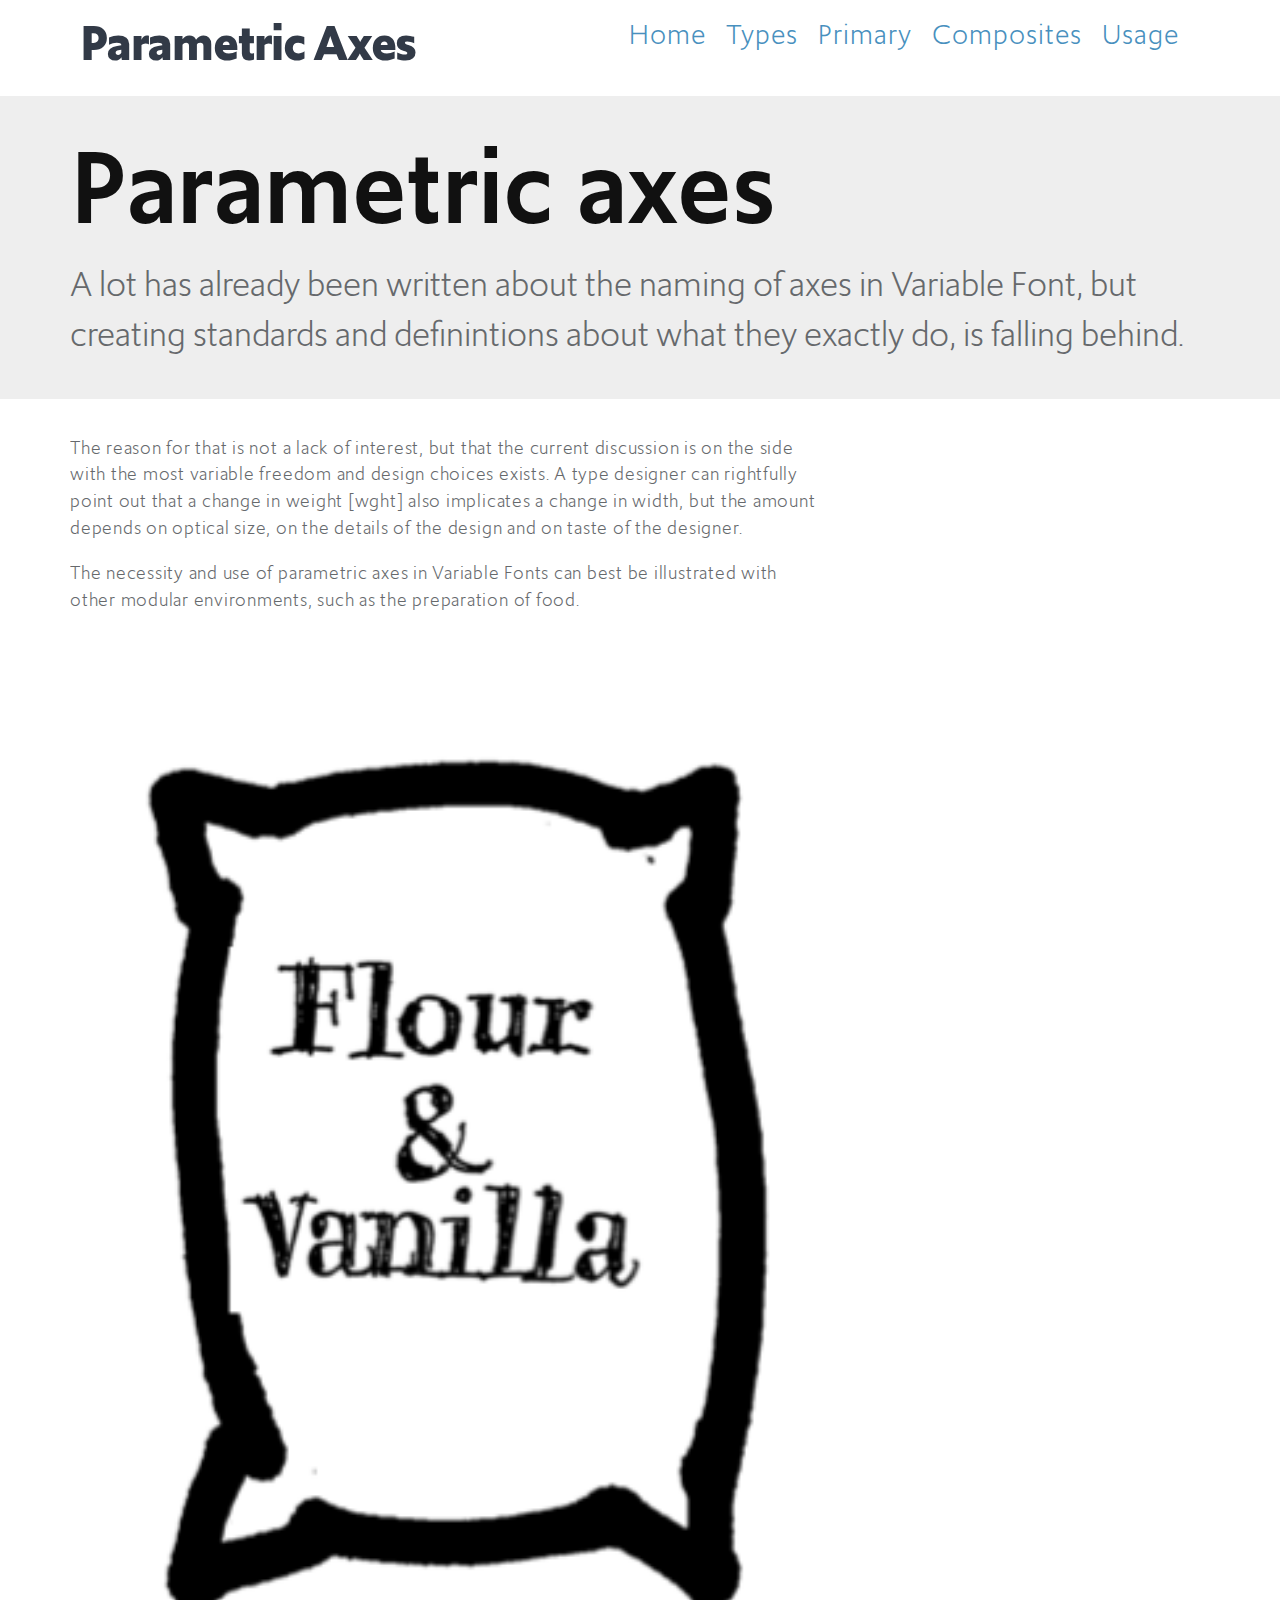
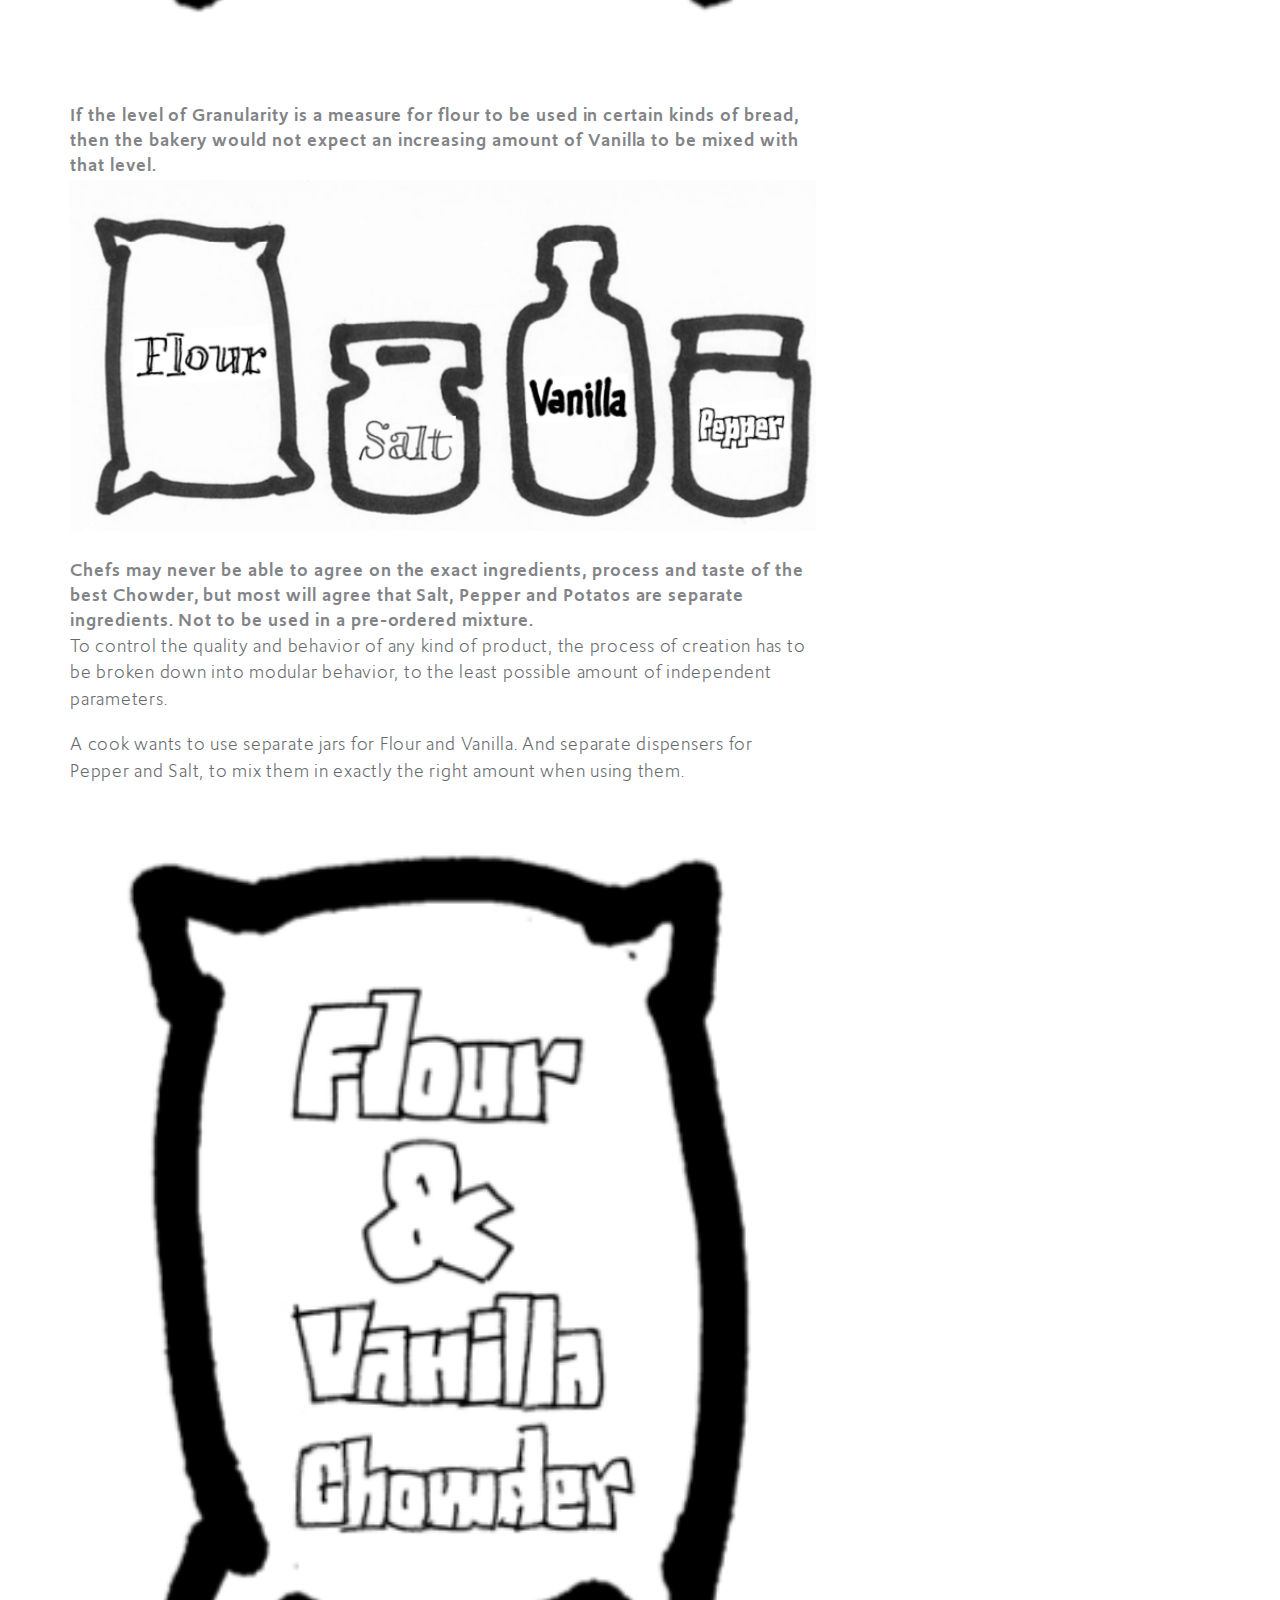
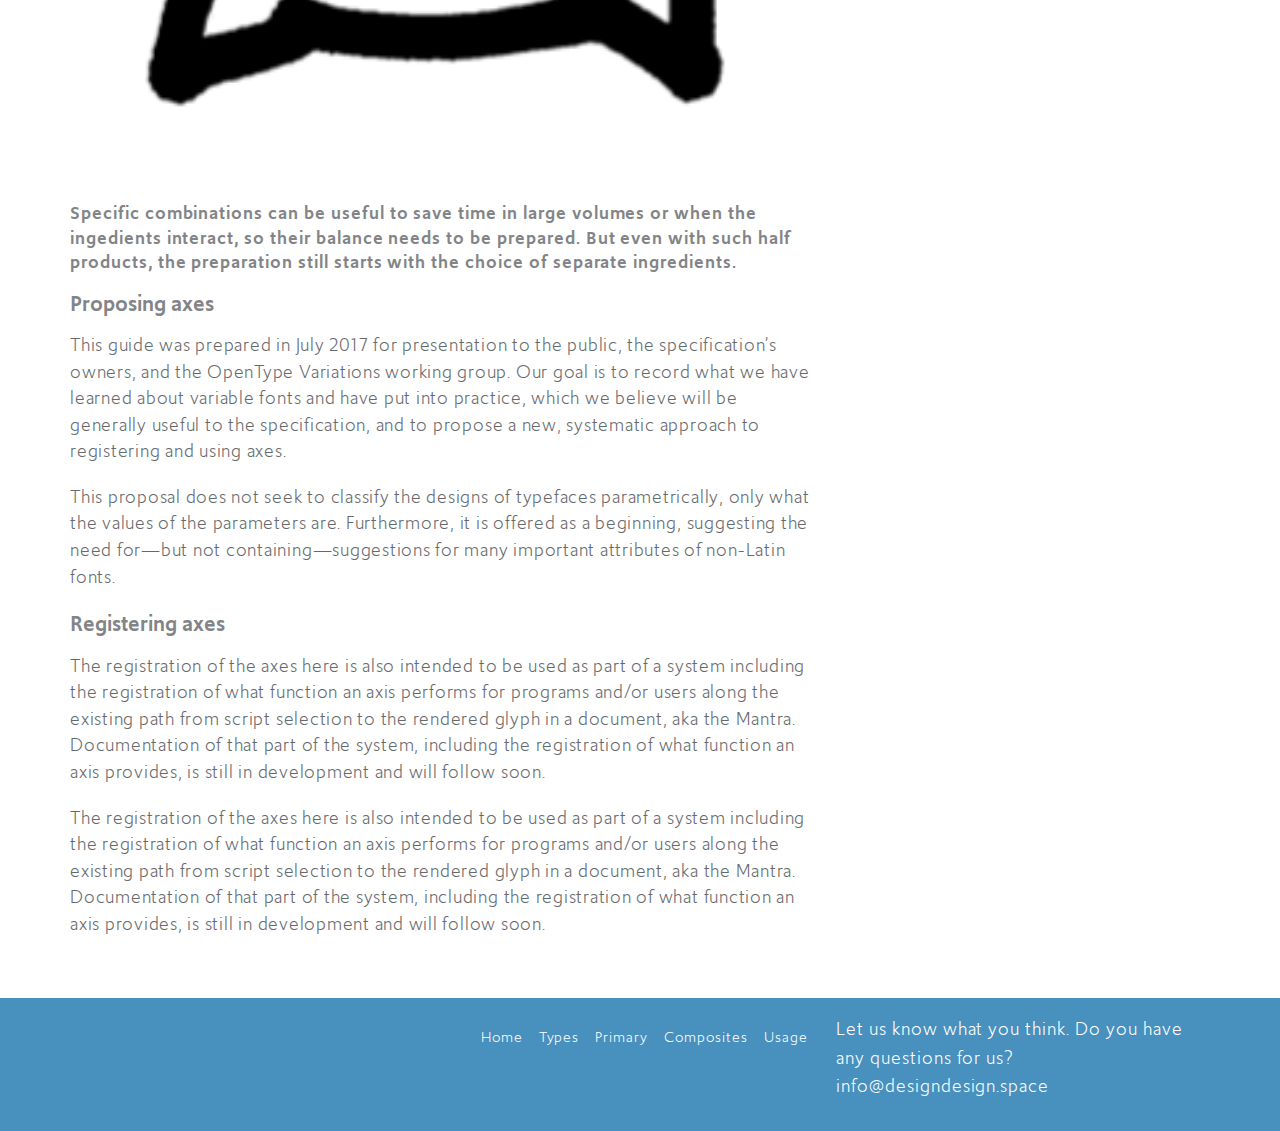
<file: docs/index.html>
<!DOCTYPE html>
<html xmlns="http://www.w3.org/1999/xhtml">
	<head>
		<meta content="text/html;charset=UTF-8" http-equiv="Content-Type"/>
		<meta charset="UTF-8"/>
		<title>Home
		</title>
		<meta content="width=device-width, initial-scale=1.0" name="viewport"/><script charset="UTF-8" type="text/javascript" src="http://ajax.googleapis.com/ajax/libs/jquery/1.8.3/jquery.min.js"></script>
<script charset="UTF-8" type="text/javascript" src="http://ajax.googleapis.com/ajax/libs/jquery/1.8.3/jquery.min.js"></script>

		<link media="all" href="fonts/webfonts.css" type="text/css" rel="stylesheet"/>
		<link media="all" href="css/pagebot.css" type="text/css" rel="stylesheet"/>
		<link href="images/favicon.gif" type="image/gif" rel="icon"/>
	</head>
	<body><div class="page"><div class="container mobilenavigation"><div class="row"><div class="twelvecol last"><nav id="nav-wrap">
		<ul id="nav"><li><a href="index.html">Home</a></li><li><a href="types.html">Types</a></li><li><a href="primary.html">Primary</a></li><li><a href="composites.html">Composites</a></li><li><a href="usage.html">Usage</a></li>
		</ul></nav><a href="index.html">Parametric Axes</a></div></div></div><div class="container top"><div class="row"><div class="fivecol"><div class="logo"><a href="index.html">Parametric Axes</a></div></div><div class="sevencol last"><nav id="navigation-wrap">
		<ol><li><a href="usage.html">Usage</a></li><li><a href="composites.html">Composites</a></li><li><a href="primary.html">Primary</a></li><li><a href="types.html">Types</a></li><li><a href="index.html">Home</a></li>
		</ol></nav></div></div></div><div class="container introduction"><div class="row"><div class="twelvecol last"><code class="Python">cid = 'Website'

# H O M E 

doc.title = 'Parametric Axes'
page = doc.newPage(title='Home', name='index.html', template='home')

doc.footerHtml = """Let us know what you think. Do you have any questions for us? <a href="mailto:info@designdesign.space?subject=Tell me more about Design Design Space">info@designdesign.space</a>
"""

box = page['Introduction']
</code></pre>

<h2>Parametric axes</h2>
<h4>A lot has already been written about the naming of axes in Variable Font, but creating standards and definintions about what they exactly do, is falling behind.</h4>
<pre></div></div></div><div class="container mainContent"><div class="row"><div class="eightcol"><div><code class="Python">box = page['Main']['Content']
</code></pre>

<p>The reason for that is not a lack of interest, but that the current discussion is on the side with the most variable freedom and design choices exists.
A type designer can rightfully point out that a change in weight [wght] also implicates a change in width, but the amount depends on optical size, on the details of the design and on taste of the designer. </p>
<p>The necessity and use of parametric axes in Variable Fonts can best be illustrated with other modular environments, such as the preparation of food.</p>
<p><img src="images/FlourVanilla.png" width="200"/></p>
<h4>If the level of <strong>Granularity</strong> is a measure for flour to be used in certain kinds of bread, then the bakery would not expect an increasing amount of <strong>Vanilla</strong> to be mixed with that level.</h4>
<p><img src="images/FlourSaltVanillaPepper.png" alt="docs/images/FlourSaltVanillaPepper.png"/></p>
<h4>Chefs may never be able to agree on the exact ingredients, process and taste of the best <strong>Chowder</strong>, but most will agree that <strong>Salt</strong>, <strong>Pepper</strong> and <strong>Potatos</strong> are separate ingredients. Not to be used in a pre-ordered mixture.</h4>
<p>To control the quality and behavior of any kind of product, the process of creation has to be broken down into modular behavior, to the least possible amount of independent parameters. </p>
<p>A cook wants to use separate jars for <strong>Flour</strong> and <strong>Vanilla</strong>. And separate dispensers for <strong>Pepper</strong> and <strong>Salt</strong>, to mix them in exactly the right amount when using them.</p>
<p><img src="images/FlourVanillaChowder.png" width="200"/></p>
<h4>Specific combinations can be useful to save time in large volumes or when the ingedients interact, so their balance needs to be prepared. But even with such half products, the preparation still starts with the choice of separate ingredients.</h4>
<h3>Proposing axes</h3>
<p>This guide was prepared in July 2017 for presentation to the public, the specification’s owners, and the OpenType Variations working group. Our goal is to record what we have learned about variable fonts and have put into practice, which we believe will be generally useful to the specification, and to propose a new, systematic approach to registering and using axes.</p>
<p>This proposal does not seek to classify the designs of typefaces parametrically, only what the values of the parameters are. Furthermore, it is offered as a beginning, suggesting the need for—but not containing—suggestions for many important attributes of non-Latin fonts.</p>
<h3>Registering axes</h3>
<p>The registration of the axes here is also intended to be used as part of a system including the registration of what function an axis performs for programs and/or users along the existing path from script selection to the rendered glyph in a document, aka the Mantra. Documentation of that part of the system, including the registration of what function an axis provides, is still in development and will follow soon.</p>
<p>The registration of the axes here is also intended to be used as part of a system including the registration of what function an axis performs for programs and/or users along the existing path from script selection to the rendered glyph in a document, aka the Mantra. Documentation of that part of the system, including the registration of what function an axis provides, is still in development and will follow soon.</p>
<pre><div><div></div></div><div><div></div></div><div><div></div></div></div></div><div class="fourcol"><div></div></div></div></div><div class="container footer"><div class="row"><div class="eightcol"><nav id="navigation-wrap">
		<ol><li><a href="usage.html">Usage</a></li><li><a href="composites.html">Composites</a></li><li><a href="primary.html">Primary</a></li><li><a href="types.html">Types</a></li><li><a href="index.html">Home</a></li>
		</ol></nav></div><div class="fourcol last">Let us know what you think. Do you have any questions for us? <a href="mailto:info@designdesign.space?subject=Tell me more about Design Design Space">info@designdesign.space</a>
</div></div></div><script charset="UTF-8" type="text/javascript">

    jQuery(document).ready(function($){
      /* prepend menu icon */
      $('#nav-wrap').prepend('<div id="menu-icon"><img src="images/menu_icon.png"/></div>');
      
      /* toggle nav */
      $("#menu-icon").on("click", function(){
        $("#nav").slideToggle();
        $(this).toggleClass("active");
      });
    });

	</script>
</div>
</body>
</html>
</file>
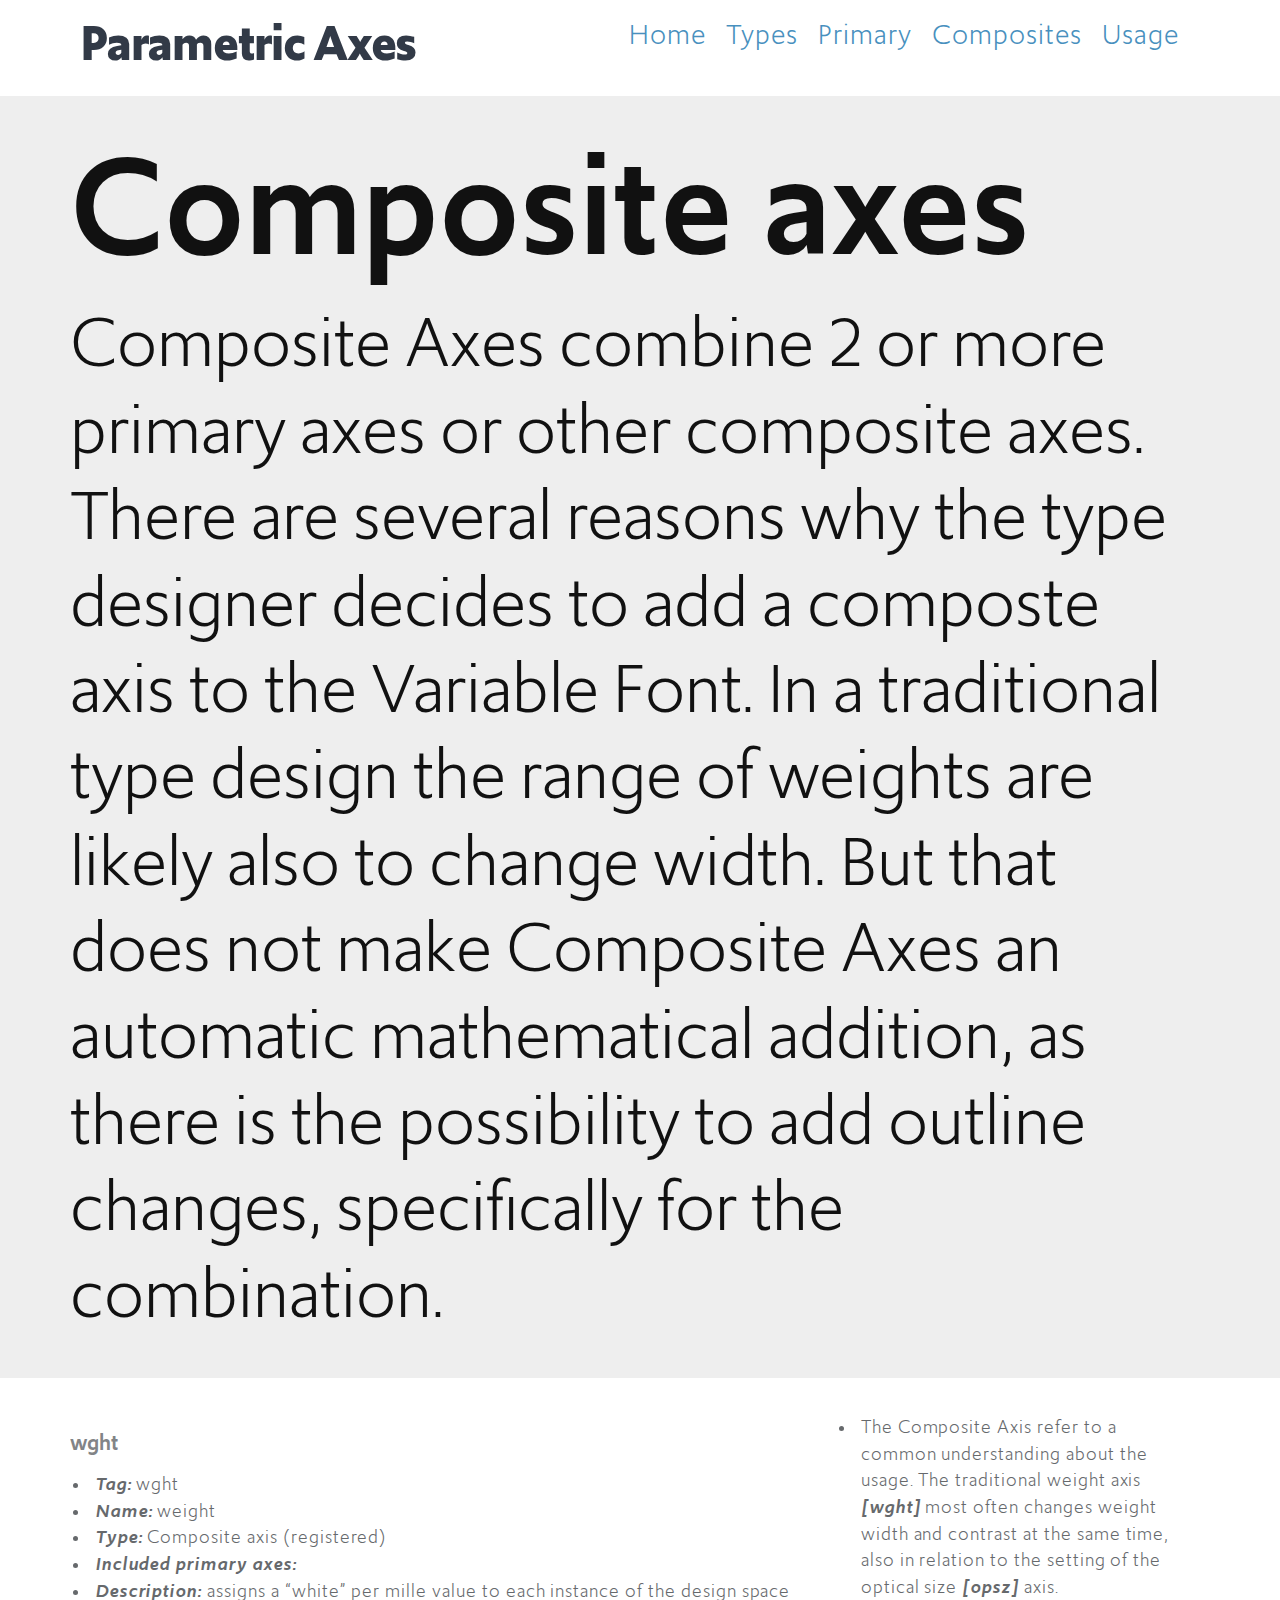
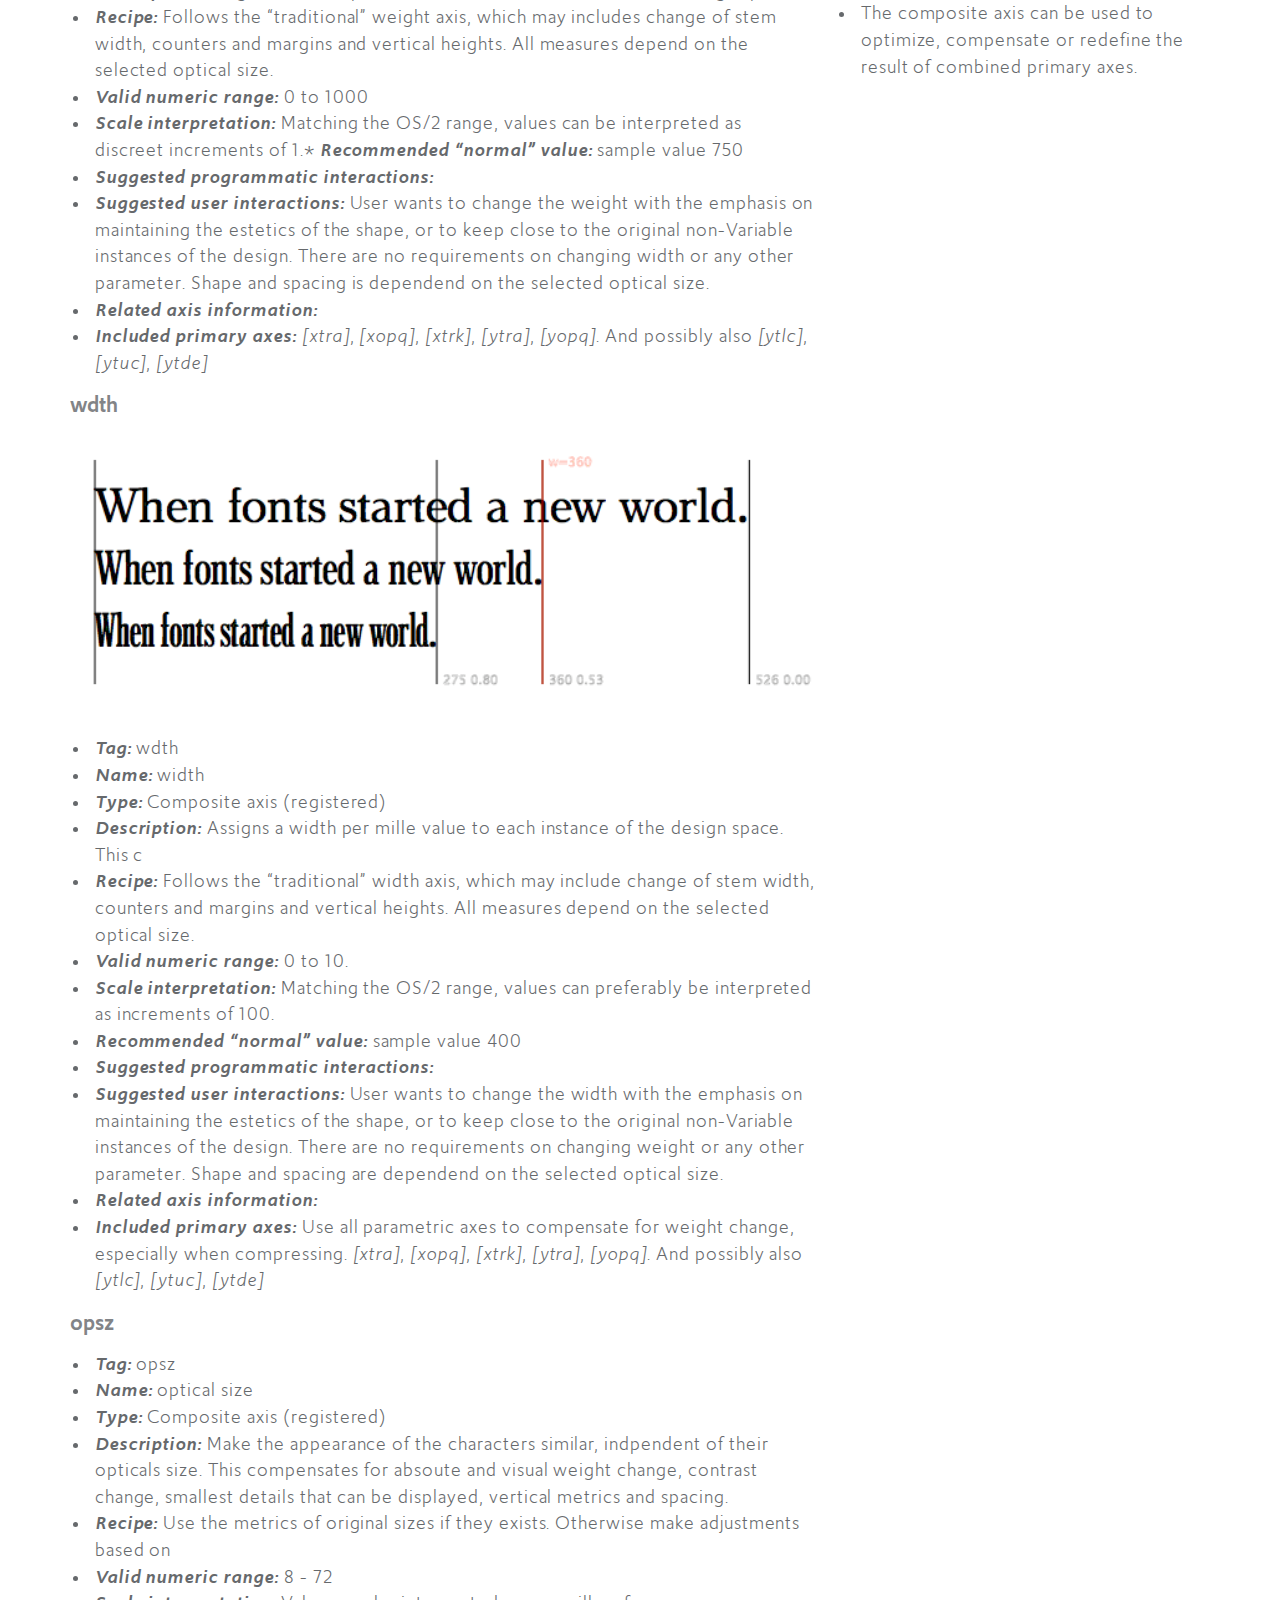
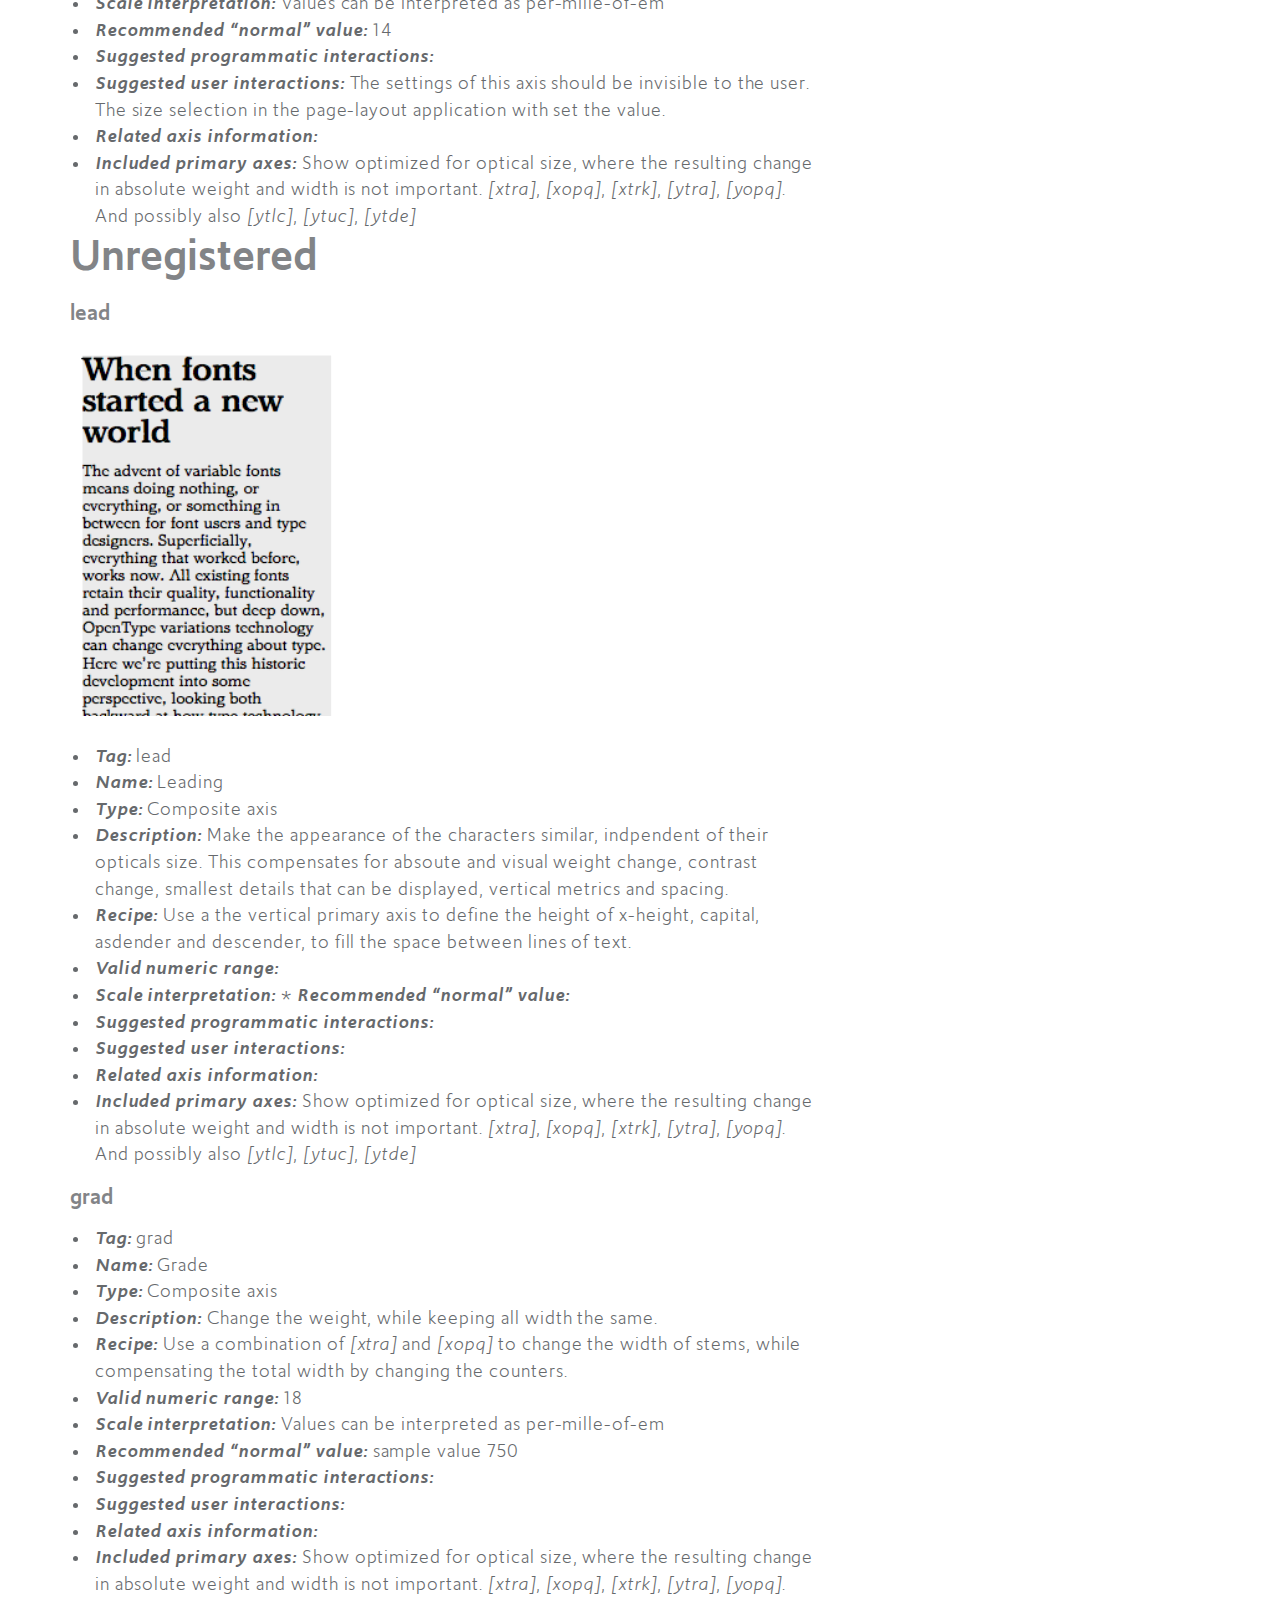
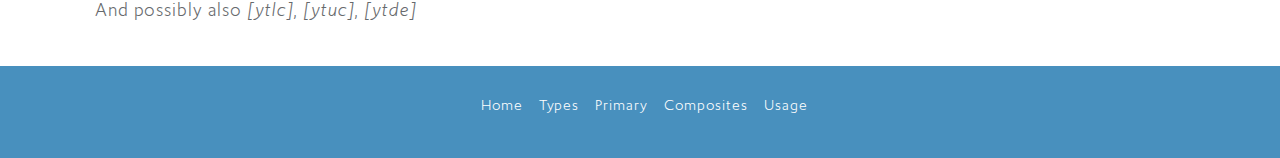
<file: docs/composites.html>
<!DOCTYPE html>
<html xmlns="http://www.w3.org/1999/xhtml">
	<head>
		<meta content="text/html;charset=UTF-8" http-equiv="Content-Type"/>
		<meta charset="UTF-8"/>
		<title>Composites
		</title>
		<meta content="width=device-width, initial-scale=1.0" name="viewport"/><script charset="UTF-8" type="text/javascript" src="http://ajax.googleapis.com/ajax/libs/jquery/1.8.3/jquery.min.js"></script>
<script charset="UTF-8" type="text/javascript" src="http://ajax.googleapis.com/ajax/libs/jquery/1.8.3/jquery.min.js"></script>

		<link media="all" href="fonts/webfonts.css" type="text/css" rel="stylesheet"/>
		<link media="all" href="css/pagebot.css" type="text/css" rel="stylesheet"/>
		<link href="images/favicon.gif" type="image/gif" rel="icon"/>
	</head>
	<body><div class="page"><div class="container mobilenavigation"><div class="row"><div class="twelvecol last"><nav id="nav-wrap">
		<ul id="nav"><li><a href="index.html">Home</a></li><li><a href="types.html">Types</a></li><li><a href="primary.html">Primary</a></li><li><a href="composites.html">Composites</a></li><li><a href="usage.html">Usage</a></li>
		</ul></nav><a href="index.html">Parametric Axes</a></div></div></div><div class="container top"><div class="row"><div class="fivecol"><div class="logo"><a href="index.html">Parametric Axes</a></div></div><div class="sevencol last"><nav id="navigation-wrap">
		<ol><li><a href="usage.html">Usage</a></li><li><a href="composites.html">Composites</a></li><li><a href="primary.html">Primary</a></li><li><a href="types.html">Types</a></li><li><a href="index.html">Home</a></li>
		</ol></nav></div></div></div><div class="container introduction"><div class="row"><div class="twelvecol last"><code class="Python">page = doc.newPage(title='Composites', name='composites.html', template='home')

box = page['Introduction']
</code></pre>

<h1>Composite axes</h1>
<h3>Composite Axes combine 2 or more primary axes or other composite axes. There are several reasons why the type designer decides to add a composte axis to the Variable Font. In a traditional type design the range of weights are likely also to change width. But that does not make Composite Axes an automatic mathematical addition, as there is the possibility to add outline changes, specifically for the combination.</h3>
<pre></div></div></div><div class="container mainContent"><div class="row"><div class="eightcol"><div><code class="Python">box = page['Main']['Content']
</code></pre>

<h3>wght</h3>
<ul>
<li><strong>Tag:</strong> wght</li>
<li><strong>Name:</strong> weight </li>
<li><strong>Type:</strong> Composite axis (registered)</li>
<li><strong>Included primary axes:</strong> </li>
<li><strong>Description:</strong> assigns a “white” per mille value to each instance of the design space</li>
<li><strong>Recipe:</strong> Follows the “traditional” weight axis, which may includes change of stem width, counters and margins and vertical heights. All measures depend on the selected optical size.</li>
<li><strong>Valid numeric range:</strong> 0 to 1000</li>
<li><strong>Scale interpretation:</strong> Matching the OS/2 range, values can be interpreted as discreet increments of 1.* <strong>Recommended “normal” value:</strong> sample value 750</li>
<li><strong>Suggested programmatic interactions:</strong></li>
<li><strong>Suggested user interactions:</strong> User wants to change the weight with the emphasis on maintaining the estetics of the shape, or to keep close to the original non-Variable instances of the design. There are no requirements on changing width or any other parameter. Shape and spacing is dependend on the selected optical size.</li>
<li><strong>Related axis information:</strong></li>
<li><strong>Included primary axes:</strong> <em>[xtra]</em>, <em>[xopq]</em>, <em>[xtrk]</em>, <em>[ytra]</em>, <em>[yopq]</em>. And possibly also <em>[ytlc]</em>, <em>[ytuc]</em>, <em>[ytde]</em></li>
</ul>
<h3>wdth</h3>
<p><img src="images/fitVariableText2.gif" alt="docs/images/fitVariableText2.gif"/></p>
<ul>
<li><strong>Tag:</strong> wdth</li>
<li><strong>Name:</strong> width </li>
<li><strong>Type:</strong> Composite axis (registered)</li>
<li><strong>Description:</strong> Assigns a width per mille value to each instance of the design space. This c</li>
<li><strong>Recipe:</strong> Follows the “traditional” width axis, which may include change of stem width, counters and margins and vertical heights. All measures depend on the selected optical size.</li>
<li><strong>Valid numeric range:</strong> 0 to 10. </li>
<li><strong>Scale interpretation:</strong> Matching the OS/2 range, values can preferably be interpreted as increments of 100. </li>
<li><strong>Recommended “normal” value:</strong> sample value 400</li>
<li><strong>Suggested programmatic interactions:</strong></li>
<li><strong>Suggested user interactions:</strong> User wants to change the width with the emphasis on maintaining the estetics of the shape, or to keep close to the original non-Variable instances of the design. There are no requirements on changing weight or any other parameter. Shape and spacing are dependend on the selected optical size.</li>
<li><strong>Related axis information:</strong></li>
<li><strong>Included primary axes:</strong> Use all parametric axes to compensate for weight change, especially when compressing.  <em>[xtra]</em>, <em>[xopq]</em>, <em>[xtrk]</em>, <em>[ytra]</em>, <em>[yopq]</em>. And possibly also <em>[ytlc]</em>, <em>[ytuc]</em>, <em>[ytde]</em></li>
</ul>
<h3>opsz</h3>
<ul>
<li><strong>Tag:</strong> opsz</li>
<li><strong>Name:</strong> optical size </li>
<li><strong>Type:</strong> Composite axis (registered)</li>
<li><strong>Description:</strong> Make the appearance of the characters similar, indpendent of their opticals size. This compensates for absoute and visual weight change, contrast change, smallest details that can be displayed, vertical metrics and spacing.</li>
<li><strong>Recipe:</strong> Use the metrics of original sizes if they exists. Otherwise make adjustments based on </li>
<li><strong>Valid numeric range:</strong> 8 - 72</li>
<li><strong>Scale interpretation:</strong> Values can be interpreted as per-mille-of-em</li>
<li><strong>Recommended “normal” value:</strong> 14</li>
<li><strong>Suggested programmatic interactions:</strong></li>
<li><strong>Suggested user interactions:</strong> The settings of this axis should be invisible to the user. The size selection in the page-layout application with set the value.</li>
<li><strong>Related axis information:</strong></li>
<li><strong>Included primary axes:</strong> Show optimized for optical size, where the resulting change in absolute weight and width is not important. <em>[xtra]</em>, <em>[xopq]</em>, <em>[xtrk]</em>, <em>[ytra]</em>, <em>[yopq]</em>. And possibly also <em>[ytlc]</em>, <em>[ytuc]</em>, <em>[ytde]</em></li>
</ul>
<h2>Unregistered</h2>
<h3>lead</h3>
<p><img src="images/ColumnWidth.gif" alt="docs/images/ColumnWidth.gif"/></p>
<ul>
<li><strong>Tag:</strong> lead</li>
<li><strong>Name:</strong> Leading </li>
<li><strong>Type:</strong> Composite axis </li>
<li><strong>Description:</strong> Make the appearance of the characters similar, indpendent of their opticals size. This compensates for absoute and visual weight change, contrast change, smallest details that can be displayed, vertical metrics and spacing.</li>
<li><strong>Recipe:</strong> Use a the vertical primary axis to define the height of x-height, capital, asdender and descender, to fill the space between lines of text. </li>
<li><strong>Valid numeric range:</strong> </li>
<li><strong>Scale interpretation:</strong> * <strong>Recommended “normal” value:</strong> </li>
<li><strong>Suggested programmatic interactions:</strong></li>
<li><strong>Suggested user interactions:</strong></li>
<li><strong>Related axis information:</strong></li>
<li><strong>Included primary axes:</strong> Show optimized for optical size, where the resulting change in absolute weight and width is not important. <em>[xtra]</em>, <em>[xopq]</em>, <em>[xtrk]</em>, <em>[ytra]</em>, <em>[yopq]</em>. And possibly also <em>[ytlc]</em>, <em>[ytuc]</em>, <em>[ytde]</em></li>
</ul>
<h3>grad</h3>
<ul>
<li><strong>Tag:</strong> grad</li>
<li><strong>Name:</strong> Grade </li>
<li><strong>Type:</strong> Composite axis </li>
<li><strong>Description:</strong> Change the weight, while keeping all width the same. </li>
<li><strong>Recipe:</strong> Use a combination of <em>[xtra]</em> and <em>[xopq]</em> to change the width of stems, while compensating the total width by changing the counters.   </li>
<li><strong>Valid numeric range:</strong> 18</li>
<li><strong>Scale interpretation:</strong> Values can be interpreted as per-mille-of-em</li>
<li><strong>Recommended “normal” value:</strong> sample value 750</li>
<li><strong>Suggested programmatic interactions:</strong></li>
<li><strong>Suggested user interactions:</strong></li>
<li><strong>Related axis information:</strong></li>
<li><strong>Included primary axes:</strong> Show optimized for optical size, where the resulting change in absolute weight and width is not important. <em>[xtra]</em>, <em>[xopq]</em>, <em>[xtrk]</em>, <em>[ytra]</em>, <em>[yopq]</em>. And possibly also <em>[ytlc]</em>, <em>[ytuc]</em>, <em>[ytde]</em></li>
</ul>
<pre><div><div></div></div><div><div></div></div></div></div><div class="fourcol"><div><code class="Python">box = page['Main']['Side']
</code></pre>

<ul>
<li>The Composite Axis refer to a common understanding about the usage. The traditional weight axis <strong>[wght]</strong> most often changes weight width and contrast at the same time, also in relation to the setting of the optical size <strong>[opsz]</strong> axis. </li>
<li>The composite axis can be used to optimize, compensate or redefine the result of combined primary axes. </li>
</ul>
<pre></div></div></div></div><div class="container footer"><div class="row"><div class="eightcol"><nav id="navigation-wrap">
		<ol><li><a href="usage.html">Usage</a></li><li><a href="composites.html">Composites</a></li><li><a href="primary.html">Primary</a></li><li><a href="types.html">Types</a></li><li><a href="index.html">Home</a></li>
		</ol></nav></div><div class="fourcol last"></div></div></div><script charset="UTF-8" type="text/javascript">

    jQuery(document).ready(function($){
      /* prepend menu icon */
      $('#nav-wrap').prepend('<div id="menu-icon"><img src="images/menu_icon.png"/></div>');
      
      /* toggle nav */
      $("#menu-icon").on("click", function(){
        $("#nav").slideToggle();
        $(this).toggleClass("active");
      });
    });

	</script>
</div>
</body>
</html>
</file>
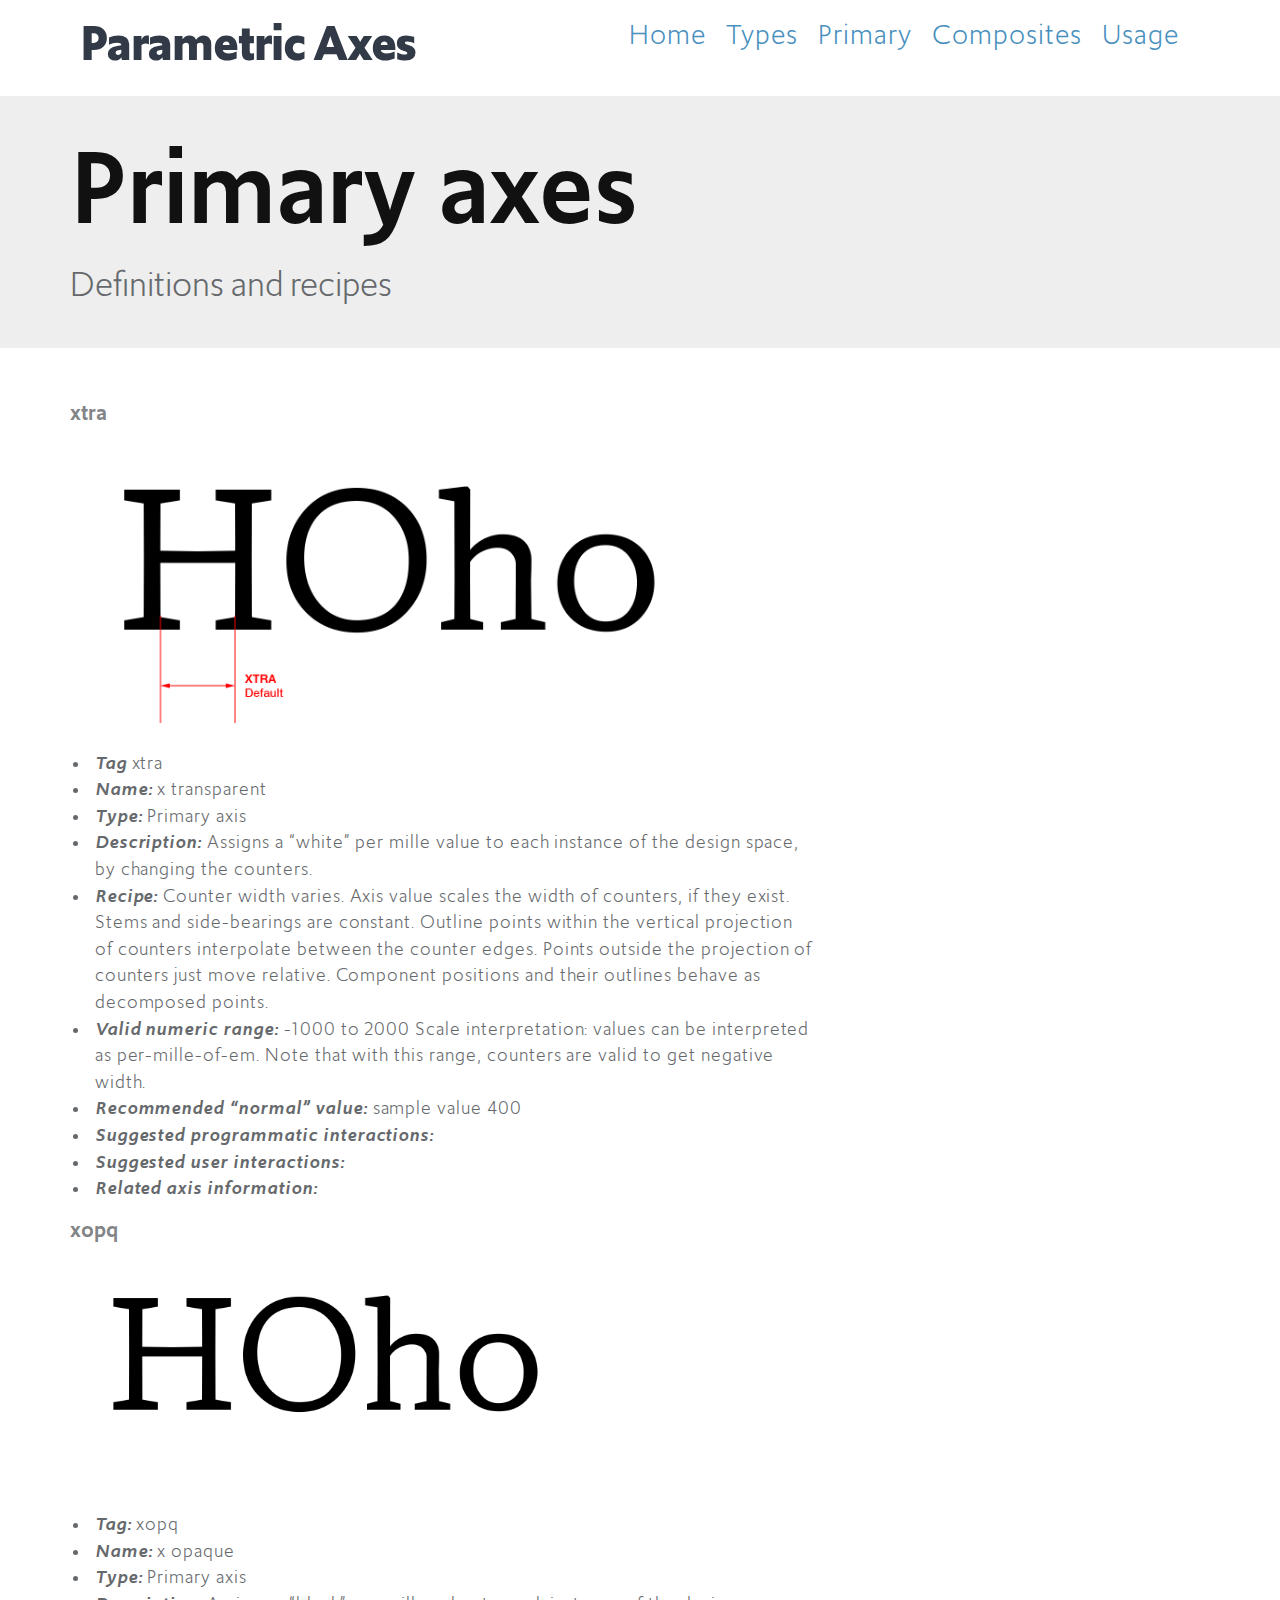
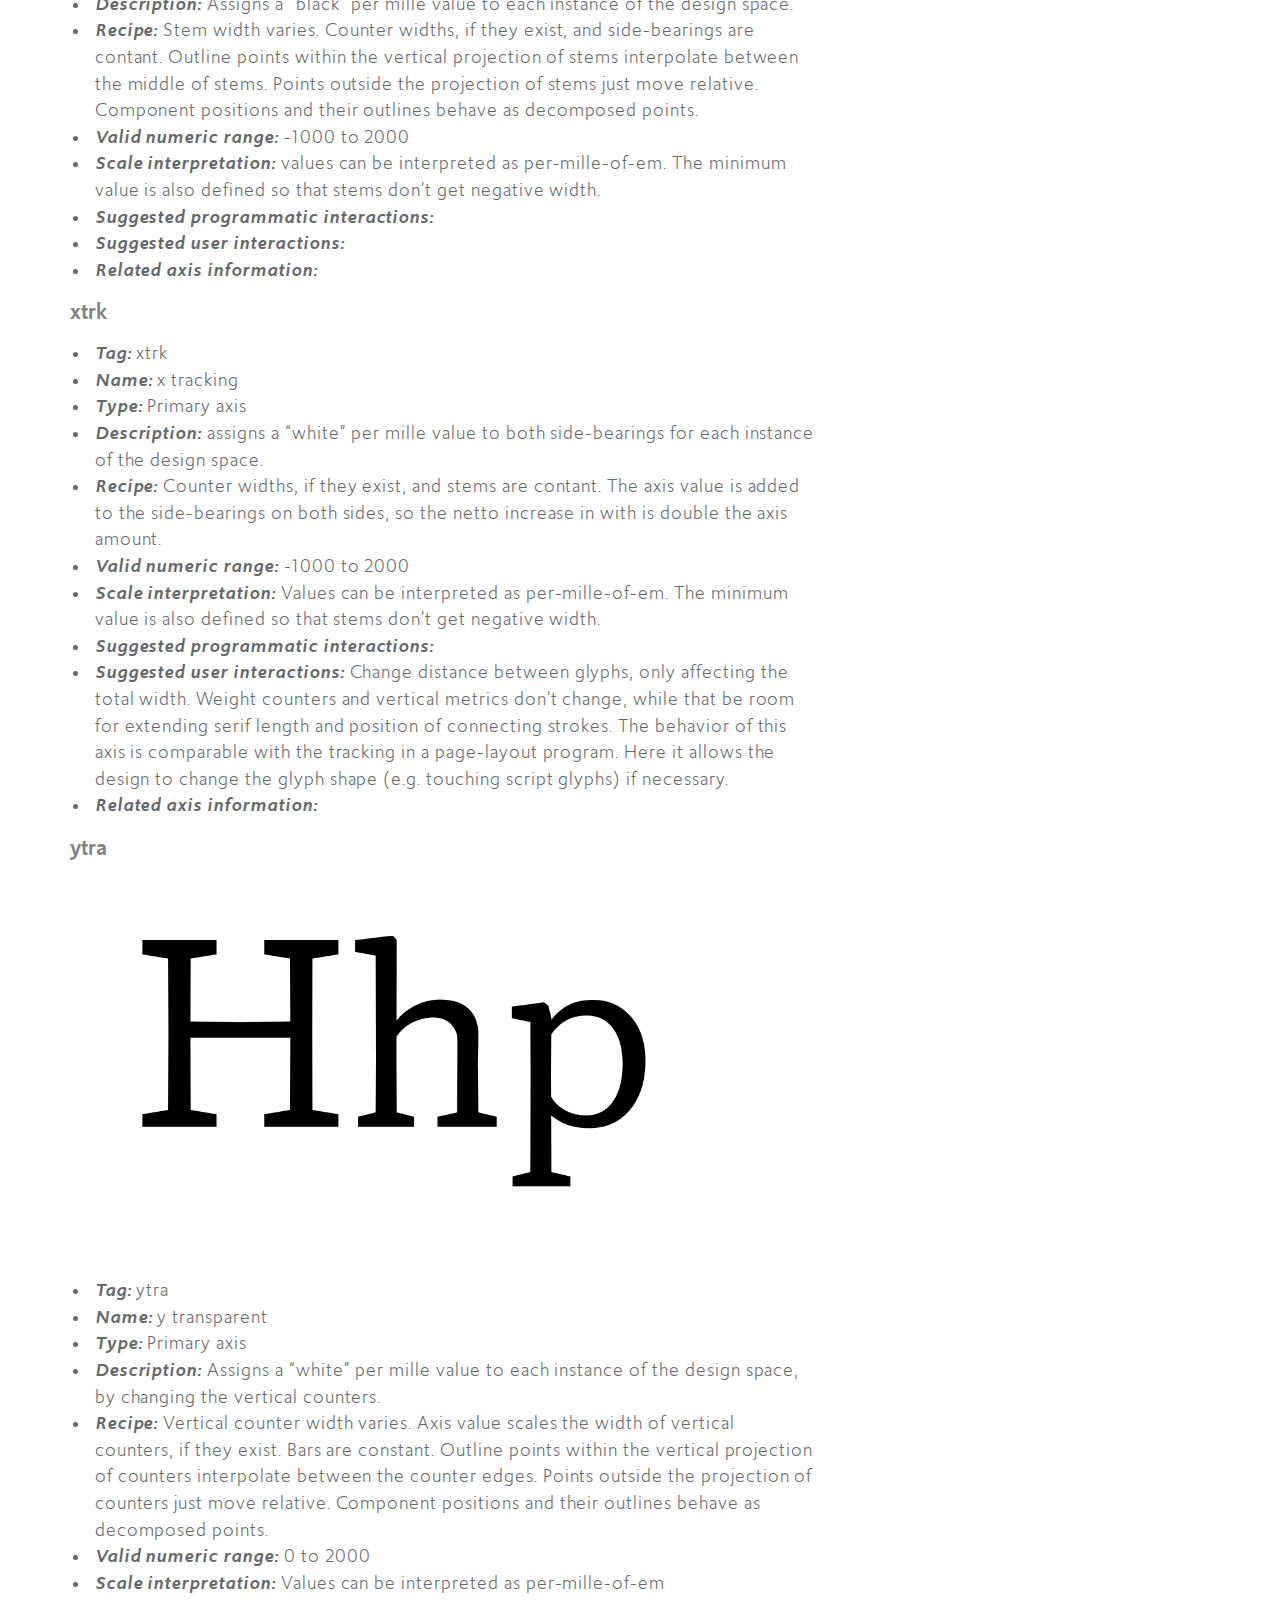
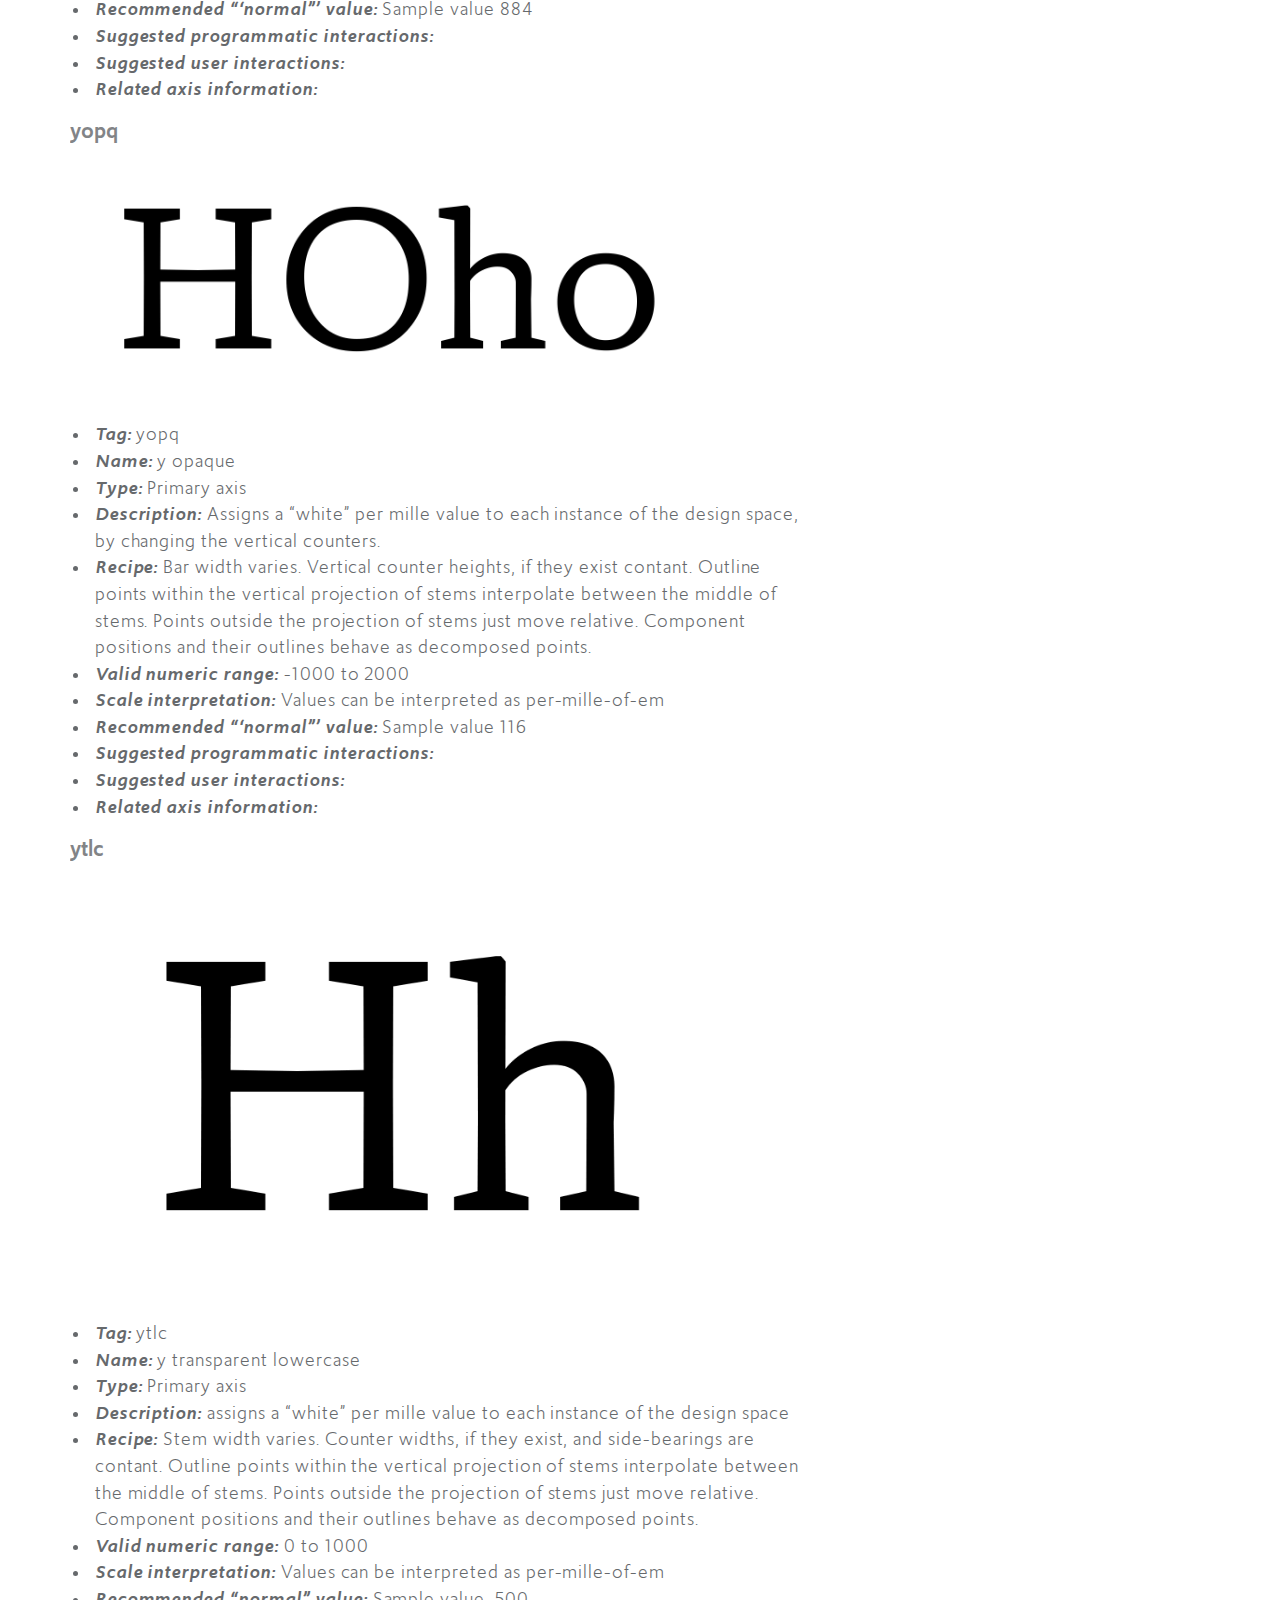
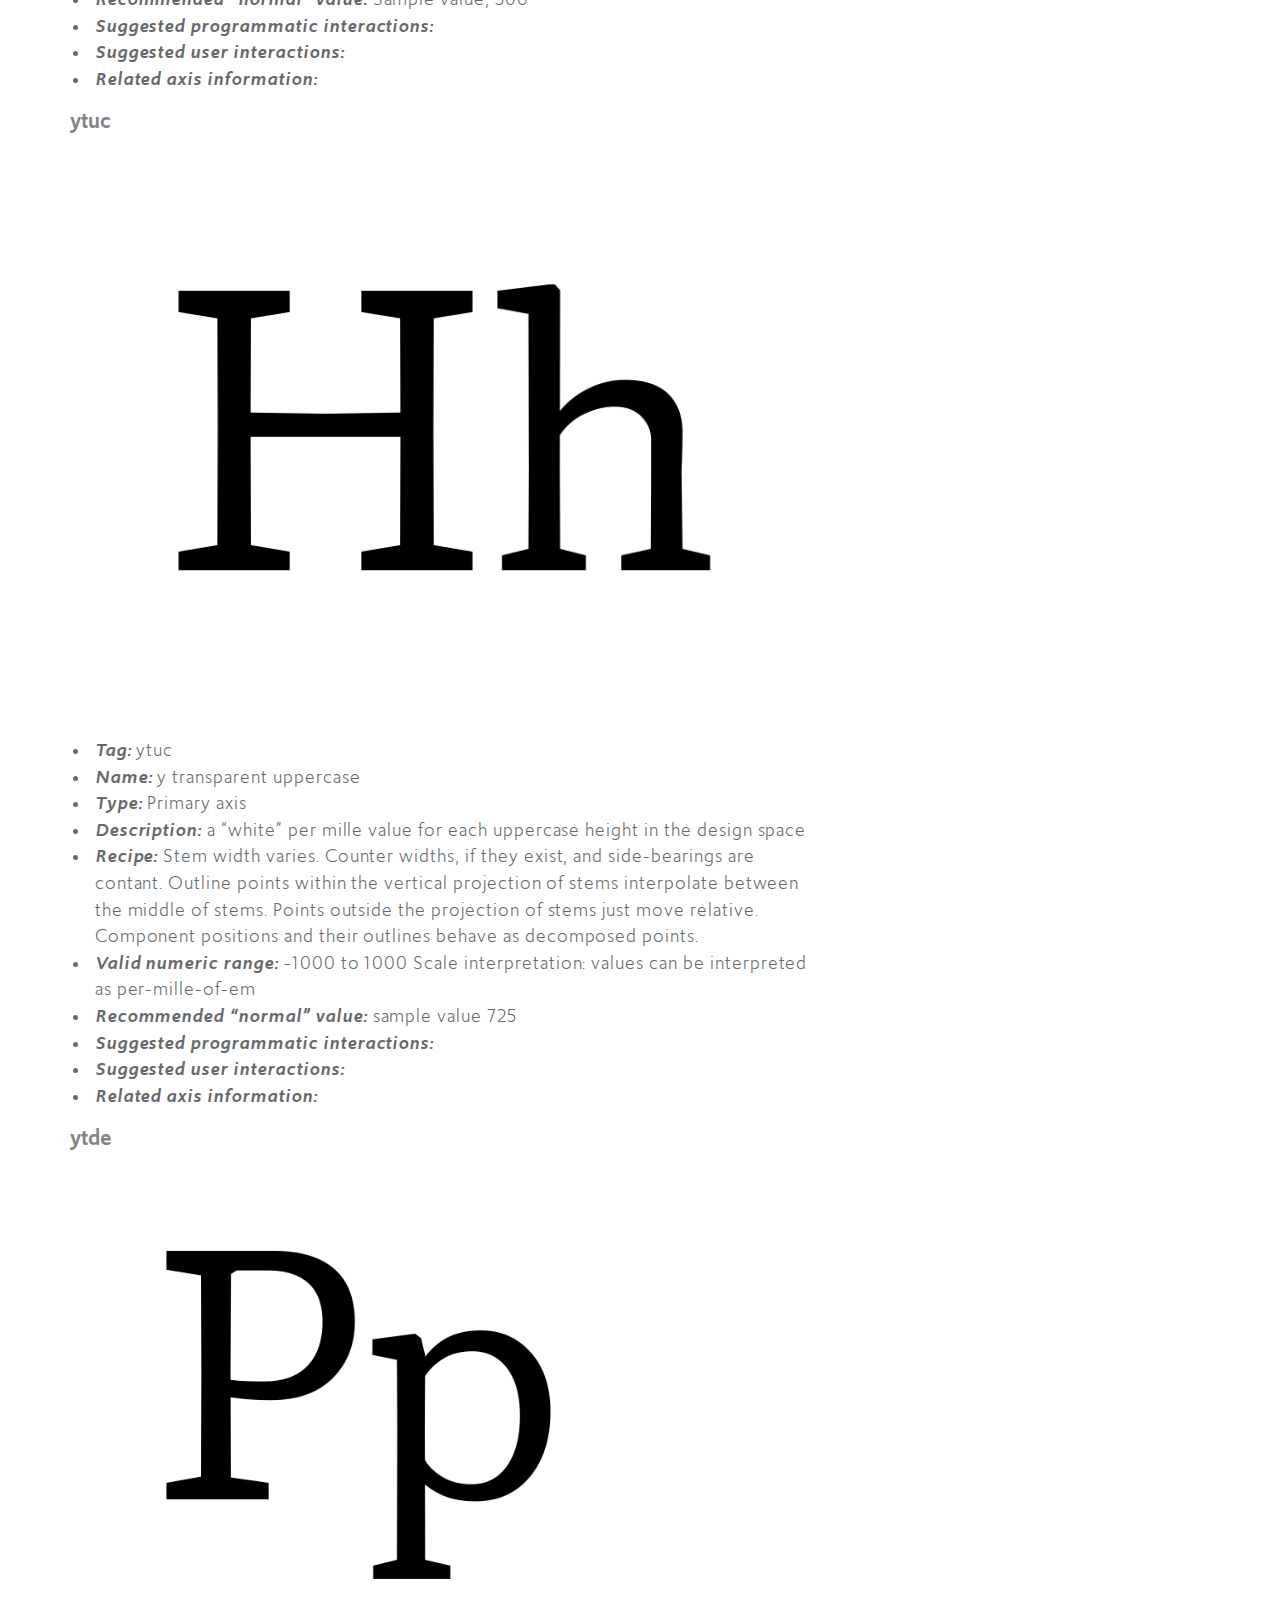
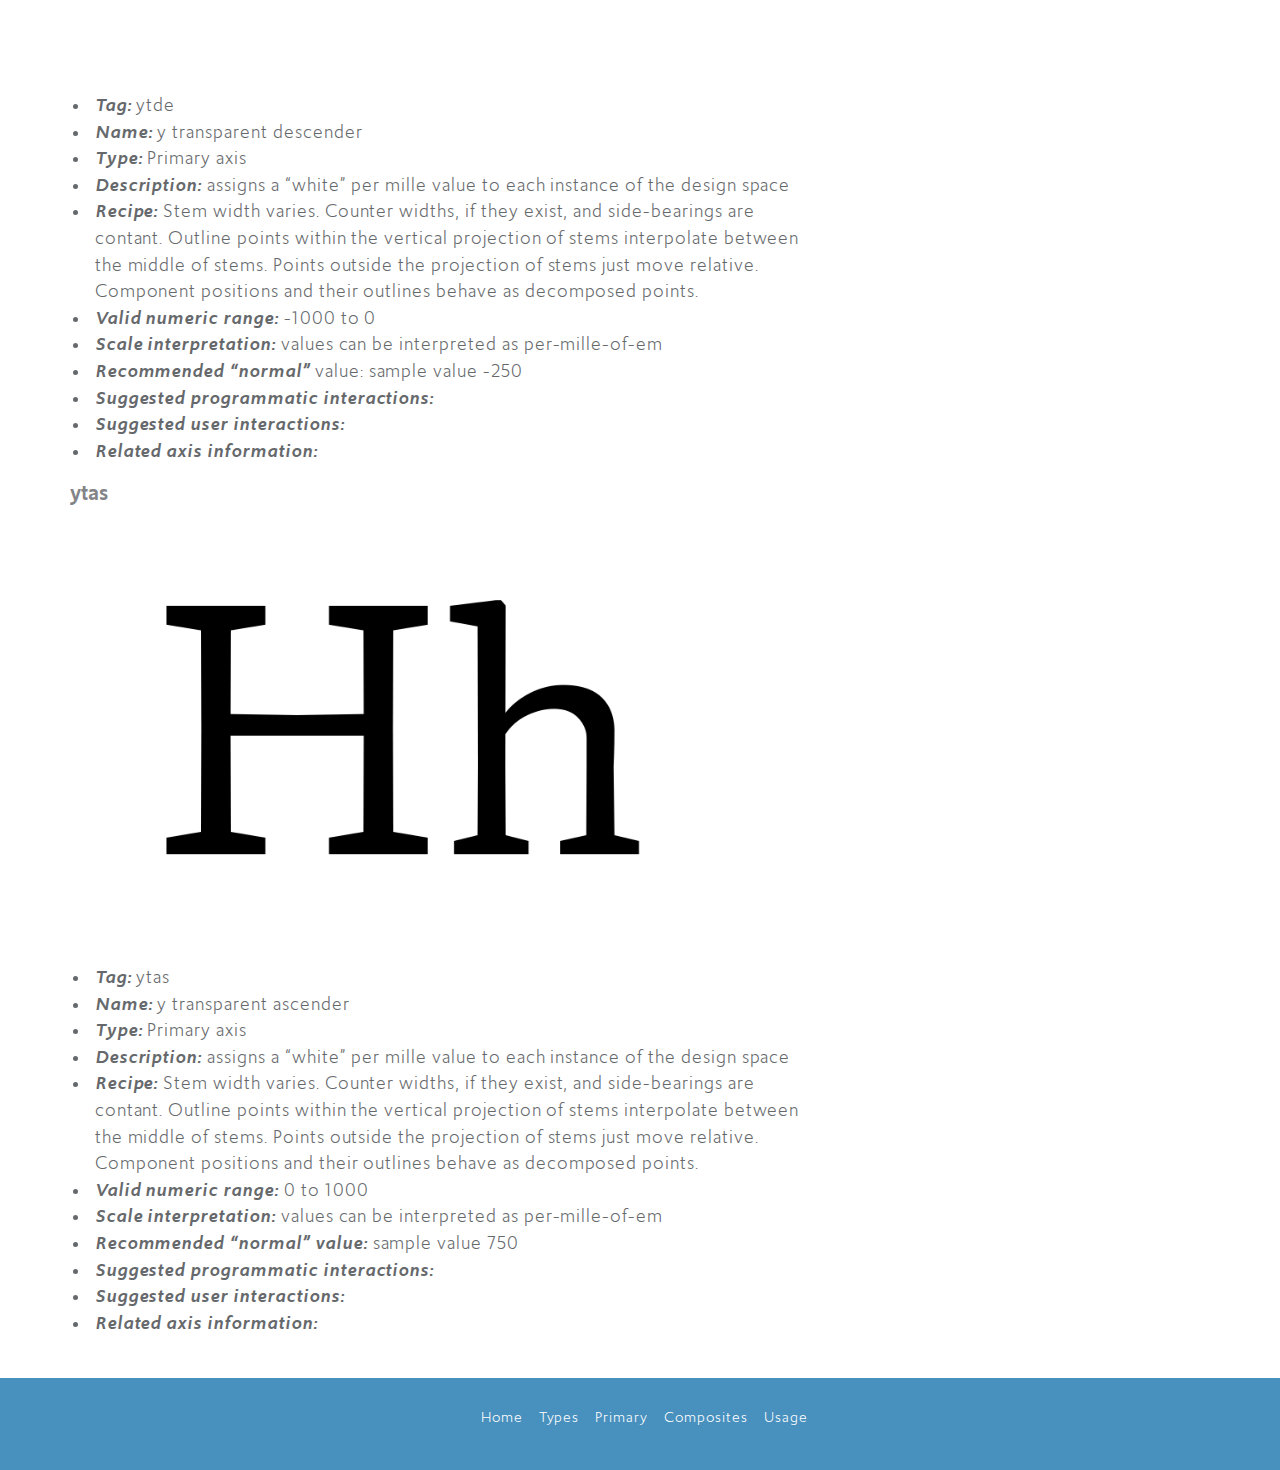
<file: docs/primary.html>
<!DOCTYPE html>
<html xmlns="http://www.w3.org/1999/xhtml">
	<head>
		<meta content="text/html;charset=UTF-8" http-equiv="Content-Type"/>
		<meta charset="UTF-8"/>
		<title>Primary
		</title>
		<meta content="width=device-width, initial-scale=1.0" name="viewport"/><script charset="UTF-8" type="text/javascript" src="http://ajax.googleapis.com/ajax/libs/jquery/1.8.3/jquery.min.js"></script>
<script charset="UTF-8" type="text/javascript" src="http://ajax.googleapis.com/ajax/libs/jquery/1.8.3/jquery.min.js"></script>

		<link media="all" href="fonts/webfonts.css" type="text/css" rel="stylesheet"/>
		<link media="all" href="css/pagebot.css" type="text/css" rel="stylesheet"/>
		<link href="images/favicon.gif" type="image/gif" rel="icon"/>
	</head>
	<body><div class="page"><div class="container mobilenavigation"><div class="row"><div class="twelvecol last"><nav id="nav-wrap">
		<ul id="nav"><li><a href="index.html">Home</a></li><li><a href="types.html">Types</a></li><li><a href="primary.html">Primary</a></li><li><a href="composites.html">Composites</a></li><li><a href="usage.html">Usage</a></li>
		</ul></nav><a href="index.html">Parametric Axes</a></div></div></div><div class="container top"><div class="row"><div class="fivecol"><div class="logo"><a href="index.html">Parametric Axes</a></div></div><div class="sevencol last"><nav id="navigation-wrap">
		<ol><li><a href="usage.html">Usage</a></li><li><a href="composites.html">Composites</a></li><li><a href="primary.html">Primary</a></li><li><a href="types.html">Types</a></li><li><a href="index.html">Home</a></li>
		</ol></nav></div></div></div><div class="container introduction"><div class="row"><div class="twelvecol last"><code class="Python">page = doc.newPage(title='Primary', name='primary.html', template='home')

box = page['Introduction']
</code></pre>

<h2>Primary axes</h2>
<p>Definitions and recipes</p>
<pre></div></div></div><div class="container mainContent"><div class="row"><div class="eightcol"><div><code class="Python">box = page['Main']['Content']
</code></pre>

<h3>xtra</h3>
<p><img src="images/animation-xtra.gif" alt="docs/images/animation-xtra.gif"/></p>
<ul>
<li><strong>Tag</strong> xtra</li>
<li><strong>Name:</strong> x transparent</li>
<li><strong>Type:</strong> Primary axis</li>
<li><strong>Description:</strong> Assigns a “white” per mille value to each instance of the design space, by changing the counters.</li>
<li><strong>Recipe:</strong> Counter width varies. Axis value scales the width of counters, if they exist. Stems and side-bearings are constant.  Outline points within the vertical projection of counters interpolate between the counter edges. Points outside the projection of counters just move relative. Component positions and their outlines behave as decomposed points.</li>
<li><strong>Valid numeric range:</strong> -1000 to 2000
Scale interpretation: values can be interpreted as per-mille-of-em. Note that with this range, counters are valid to get negative width.</li>
<li><strong>Recommended “normal” value:</strong> sample value 400</li>
<li><strong>Suggested programmatic interactions:</strong></li>
<li><strong>Suggested user interactions:</strong></li>
<li><strong>Related axis information:</strong></li>
</ul>
<h3>xopq</h3>
<p><img src="images/animation-xopq.gif" alt="docs/images/animation-xtra.gif"/></p>
<ul>
<li><strong>Tag:</strong> xopq</li>
<li><strong>Name:</strong> x opaque</li>
<li><strong>Type:</strong> Primary axis</li>
<li><strong>Description:</strong> Assigns a “black” per mille value to each instance of the design space.</li>
<li><strong>Recipe:</strong> Stem width varies. Counter widths, if they exist, and side-bearings are contant. Outline points within the vertical projection of stems interpolate between the middle of stems. Points outside the projection of stems just move relative. Component positions and their outlines behave as decomposed points.</li>
<li><strong>Valid numeric range:</strong> -1000 to 2000</li>
<li><strong>Scale interpretation:</strong> values can be interpreted as per-mille-of-em. The minimum value is also defined so that stems don’t get negative width.</li>
<li><strong>Suggested programmatic interactions:</strong></li>
<li><strong>Suggested user interactions:</strong></li>
<li><strong>Related axis information:</strong></li>
</ul>
<h3>xtrk</h3>
<ul>
<li><strong>Tag:</strong> xtrk</li>
<li><strong>Name:</strong> x tracking</li>
<li><strong>Type:</strong> Primary axis</li>
<li><strong>Description:</strong> assigns a “white” per mille value to both side-bearings for each instance of the design space.</li>
<li><strong>Recipe:</strong> Counter widths, if they exist, and stems are contant. The axis value is added to the side-bearings on both sides, so the netto increase in with is double the axis amount.</li>
<li><strong>Valid numeric range:</strong> -1000 to 2000</li>
<li><strong>Scale interpretation:</strong> Values can be interpreted as per-mille-of-em. The minimum value is also defined so that stems don’t get negative width.</li>
<li><strong>Suggested programmatic interactions:</strong></li>
<li><strong>Suggested user interactions:</strong> Change distance between glyphs, only affecting the total width. Weight counters and vertical metrics don't change, while that be room for extending serif length and position of connecting strokes. The behavior of this axis is comparable with the tracking in a page-layout program. Here it allows the design to change the glyph shape (e.g. touching script glyphs) if necessary.</li>
<li><strong>Related axis information:</strong></li>
</ul>
<h3>ytra</h3>
<p><img src="images/animation-ytra.gif" alt="docs/images/animation-xtra.gif"/></p>
<ul>
<li><strong>Tag:</strong> ytra</li>
<li><strong>Name:</strong> y transparent</li>
<li><strong>Type:</strong> Primary axis</li>
<li><strong>Description:</strong> Assigns a “white” per mille value to each instance of the design space, by changing the vertical counters.</li>
<li><strong>Recipe:</strong> Vertical counter width varies. Axis value scales the width of vertical counters, if they exist. Bars are constant.  Outline points within the vertical projection of counters interpolate between the counter edges. Points outside the projection of counters just move relative. Component positions and their outlines behave as decomposed points.</li>
<li><strong>Valid numeric range:</strong> 0 to 2000</li>
<li><strong>Scale interpretation:</strong> Values can be interpreted as per-mille-of-em</li>
<li><strong>Recommended “‘normal”’ value:</strong> Sample value 884</li>
<li><strong>Suggested programmatic interactions:</strong></li>
<li><strong>Suggested user interactions:</strong></li>
<li><strong>Related axis information:</strong></li>
</ul>
<h3>yopq</h3>
<p><img src="images/animation-yopq.gif" alt="docs/images/animation-xtra.gif"/></p>
<ul>
<li><strong>Tag:</strong> yopq</li>
<li><strong>Name:</strong> y opaque</li>
<li><strong>Type:</strong> Primary axis</li>
<li><strong>Description:</strong> Assigns a “white” per mille value to each instance of the design space, by changing the vertical counters.</li>
<li><strong>Recipe:</strong> Bar width varies. Vertical counter heights, if they exist contant. Outline points within the vertical projection of stems interpolate between the middle of stems. Points outside the projection of stems just move relative. Component positions and their outlines behave as decomposed points.</li>
<li><strong>Valid numeric range:</strong> -1000 to 2000</li>
<li><strong>Scale interpretation:</strong> Values can be interpreted as per-mille-of-em</li>
<li><strong>Recommended “‘normal”’ value:</strong> Sample value 116</li>
<li><strong>Suggested programmatic interactions:</strong></li>
<li><strong>Suggested user interactions:</strong></li>
<li><strong>Related axis information:</strong></li>
</ul>
<h3>ytlc</h3>
<p><img src="images/animation-ytlc.gif" alt="docs/images/animation-xtra.gif"/></p>
<ul>
<li><strong>Tag:</strong> ytlc</li>
<li><strong>Name:</strong> y transparent lowercase</li>
<li><strong>Type:</strong> Primary axis</li>
<li><strong>Description:</strong> assigns a “white” per mille value to each instance of the design space</li>
<li><strong>Recipe:</strong> Stem width varies. Counter widths, if they exist, and side-bearings are contant. Outline points within the vertical projection of stems interpolate between the middle of stems. Points outside the projection of stems just move relative. Component positions and their outlines behave as decomposed points.</li>
<li><strong>Valid numeric range:</strong> 0 to 1000</li>
<li><strong>Scale interpretation:</strong> Values can be interpreted as per-mille-of-em</li>
<li><strong>Recommended “normal” value:</strong> Sample value, 500</li>
<li><strong>Suggested programmatic interactions:</strong></li>
<li><strong>Suggested user interactions:</strong></li>
<li><strong>Related axis information:</strong></li>
</ul>
<h3>ytuc</h3>
<p><img src="images/animation-ytuc.gif" alt="docs/images/animation-xtra.gif"/></p>
<ul>
<li><strong>Tag:</strong> ytuc</li>
<li><strong>Name:</strong> y transparent uppercase</li>
<li><strong>Type:</strong> Primary axis</li>
<li><strong>Description:</strong> a “white” per mille value for each uppercase height in the design space</li>
<li><strong>Recipe:</strong> Stem width varies. Counter widths, if they exist, and side-bearings are contant. Outline points within the vertical projection of stems interpolate between the middle of stems. Points outside the projection of stems just move relative. Component positions and their outlines behave as decomposed points.</li>
<li><strong>Valid numeric range:</strong> -1000 to 1000
Scale interpretation: values can be interpreted as per-mille-of-em</li>
<li><strong>Recommended “normal” value:</strong> sample value 725</li>
<li><strong>Suggested programmatic interactions:</strong></li>
<li><strong>Suggested user interactions:</strong></li>
<li><strong>Related axis information:</strong></li>
</ul>
<h3>ytde</h3>
<p><img src="images/animation-ytde.gif" alt="docs/images/animation-xtra.gif"/></p>
<ul>
<li><strong>Tag:</strong> ytde</li>
<li><strong>Name:</strong> y transparent descender</li>
<li><strong>Type:</strong> Primary axis</li>
<li><strong>Description:</strong> assigns a “white” per mille value to each instance of the design space</li>
<li><strong>Recipe:</strong> Stem width varies. Counter widths, if they exist, and side-bearings are contant. Outline points within the vertical projection of stems interpolate between the middle of stems. Points outside the projection of stems just move relative. Component positions and their outlines behave as decomposed points.</li>
<li><strong>Valid numeric range:</strong> -1000 to 0</li>
<li><strong>Scale interpretation:</strong> values can be interpreted as per-mille-of-em</li>
<li><strong>Recommended “normal”</strong> value: sample value -250</li>
<li><strong>Suggested programmatic interactions:</strong></li>
<li><strong>Suggested user interactions:</strong></li>
<li><strong>Related axis information:</strong></li>
</ul>
<h3>ytas</h3>
<p><img src="images/animation-ytas.gif" alt="docs/images/animation-xtra.gif"/></p>
<ul>
<li><strong>Tag:</strong> ytas</li>
<li><strong>Name:</strong> y transparent ascender </li>
<li><strong>Type:</strong> Primary axis</li>
<li><strong>Description:</strong> assigns a “white” per mille value to each instance of the design space</li>
<li><strong>Recipe:</strong> Stem width varies. Counter widths, if they exist, and side-bearings are contant. Outline points within the vertical projection of stems interpolate between the middle of stems. Points outside the projection of stems just move relative. Component positions and their outlines behave as decomposed points.</li>
<li><strong>Valid numeric range:</strong> 0 to 1000</li>
<li><strong>Scale interpretation:</strong> values can be interpreted as per-mille-of-em</li>
<li><strong>Recommended “normal” value:</strong> sample value 750</li>
<li><strong>Suggested programmatic interactions:</strong></li>
<li><strong>Suggested user interactions:</strong></li>
<li><strong>Related axis information:</strong></li>
</ul>
<pre><div><div></div></div><div><div></div></div><div><div></div></div><div><div></div></div><div><div></div></div><div><div></div></div><div><div></div></div><div><div></div></div></div></div><div class="fourcol"><div></div></div></div></div><div class="container footer"><div class="row"><div class="eightcol"><nav id="navigation-wrap">
		<ol><li><a href="usage.html">Usage</a></li><li><a href="composites.html">Composites</a></li><li><a href="primary.html">Primary</a></li><li><a href="types.html">Types</a></li><li><a href="index.html">Home</a></li>
		</ol></nav></div><div class="fourcol last"></div></div></div><script charset="UTF-8" type="text/javascript">

    jQuery(document).ready(function($){
      /* prepend menu icon */
      $('#nav-wrap').prepend('<div id="menu-icon"><img src="images/menu_icon.png"/></div>');
      
      /* toggle nav */
      $("#menu-icon").on("click", function(){
        $("#nav").slideToggle();
        $(this).toggleClass("active");
      });
    });

	</script>
</div>
</body>
</html>
</file>
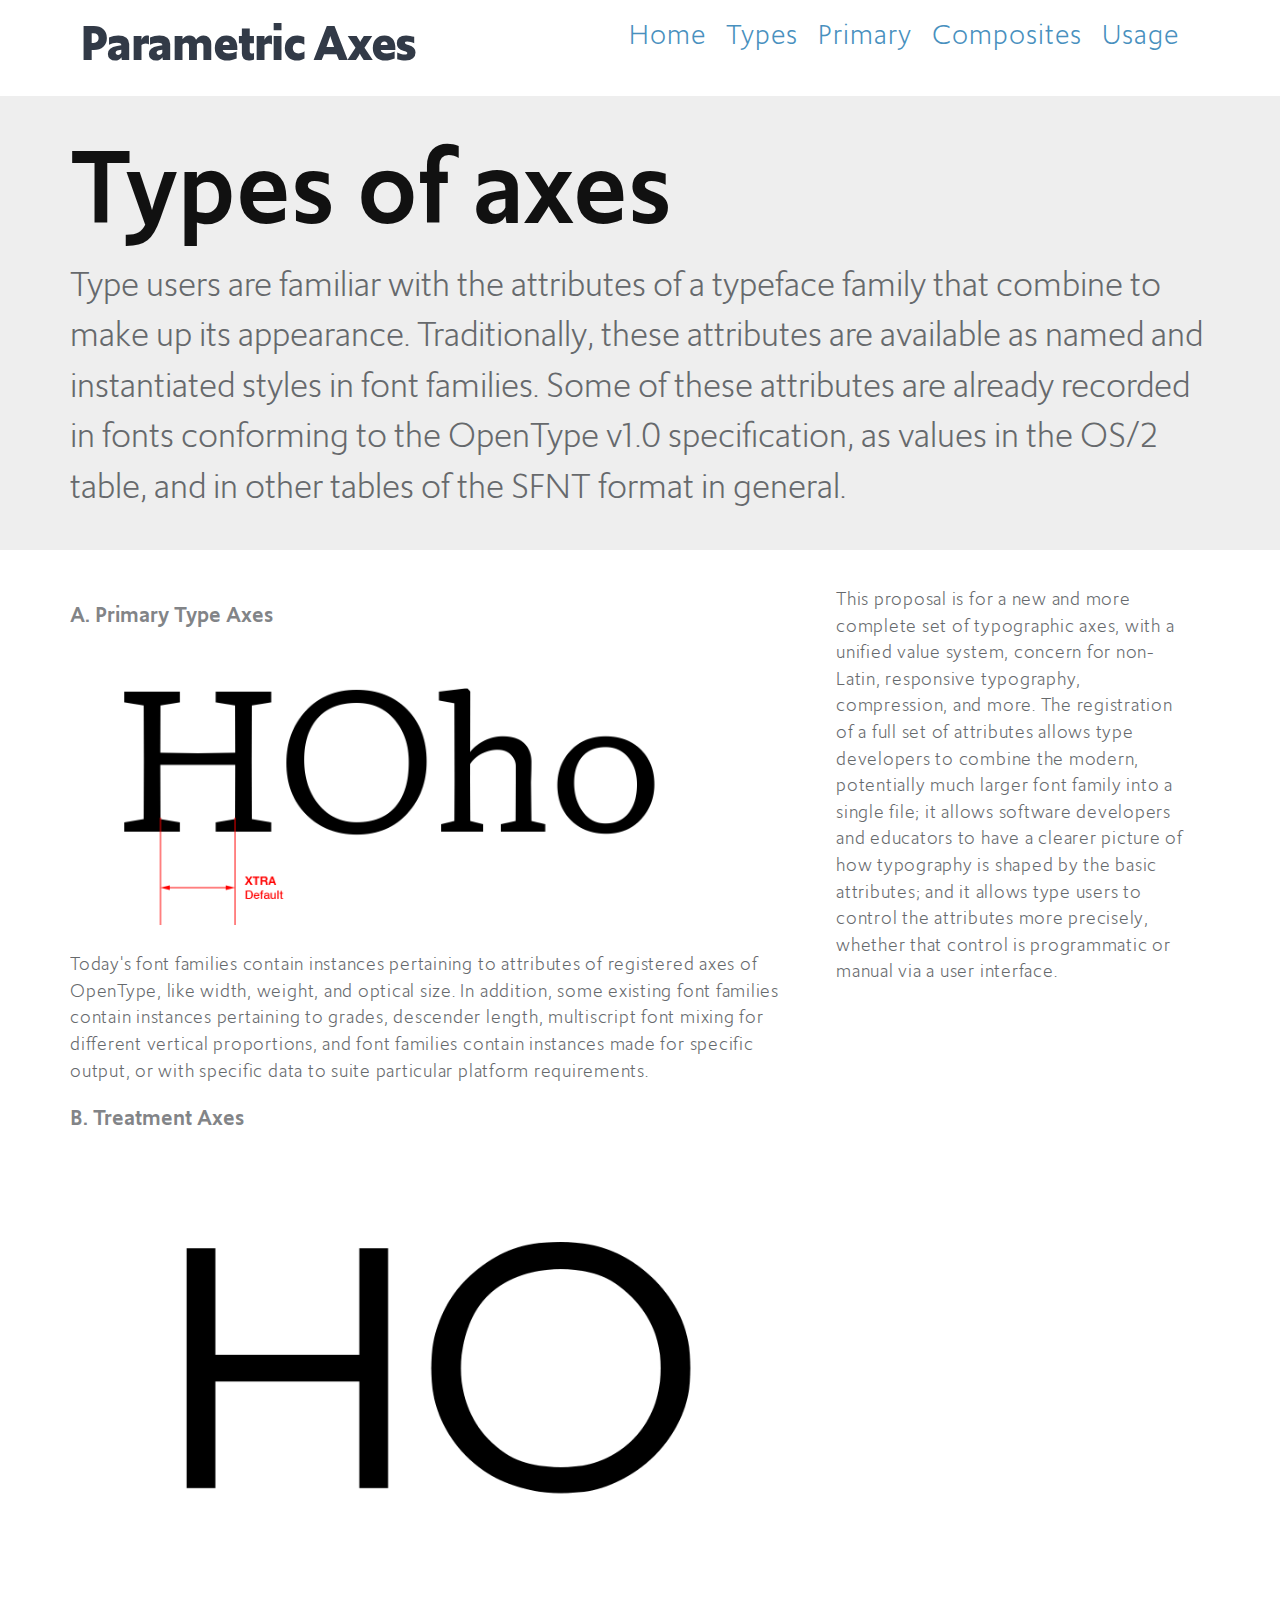
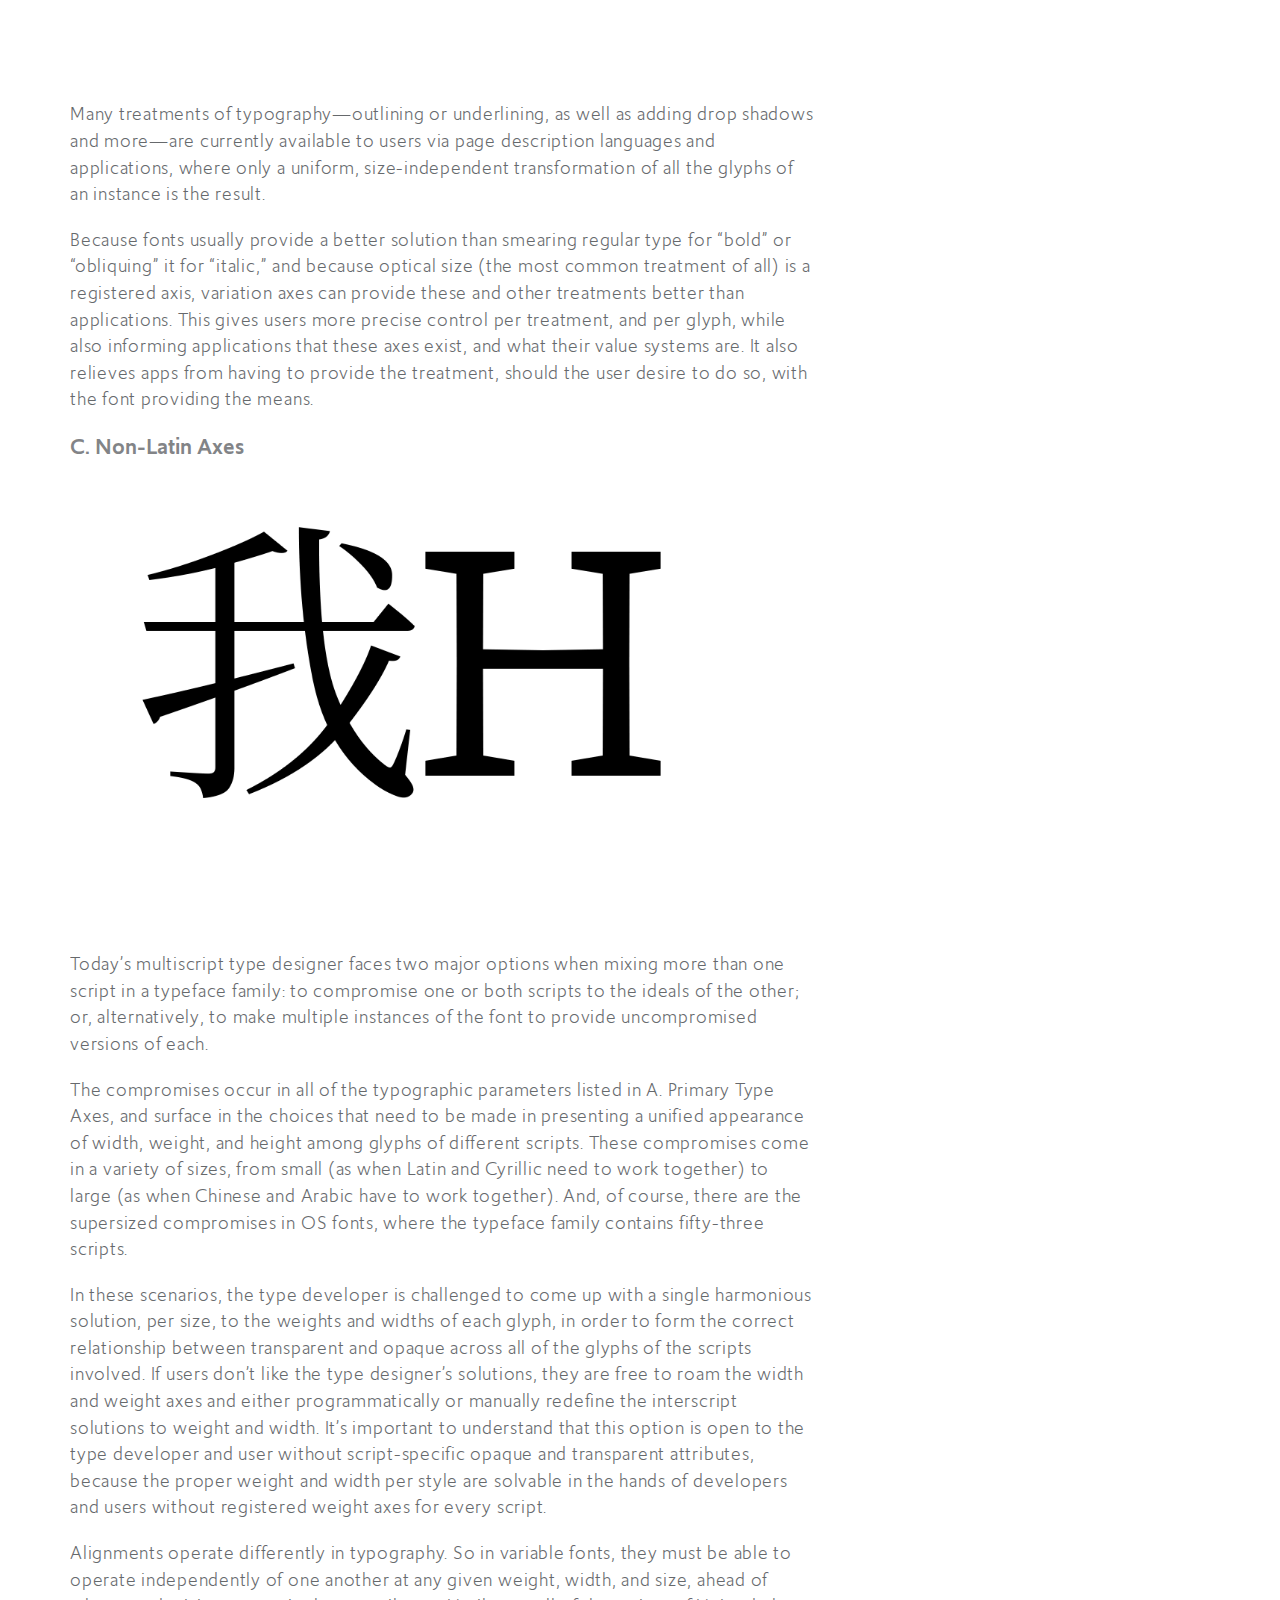
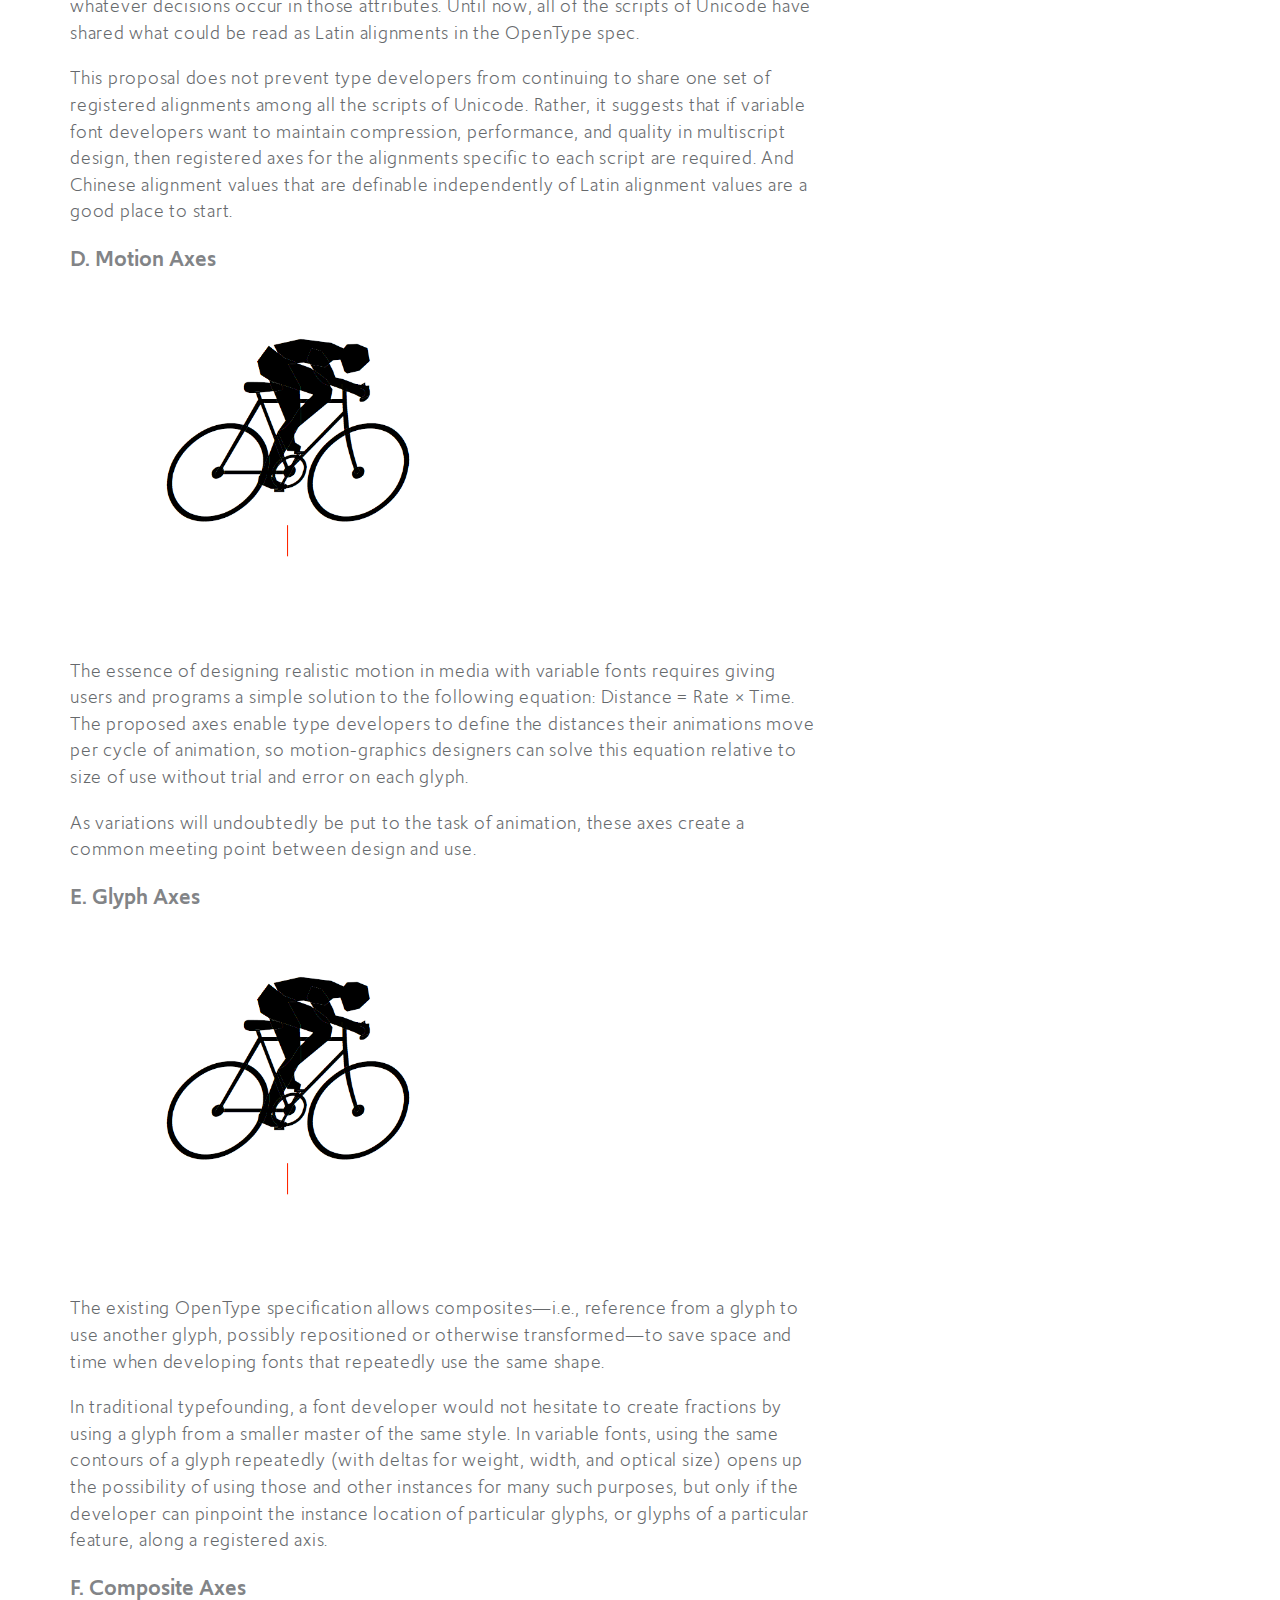
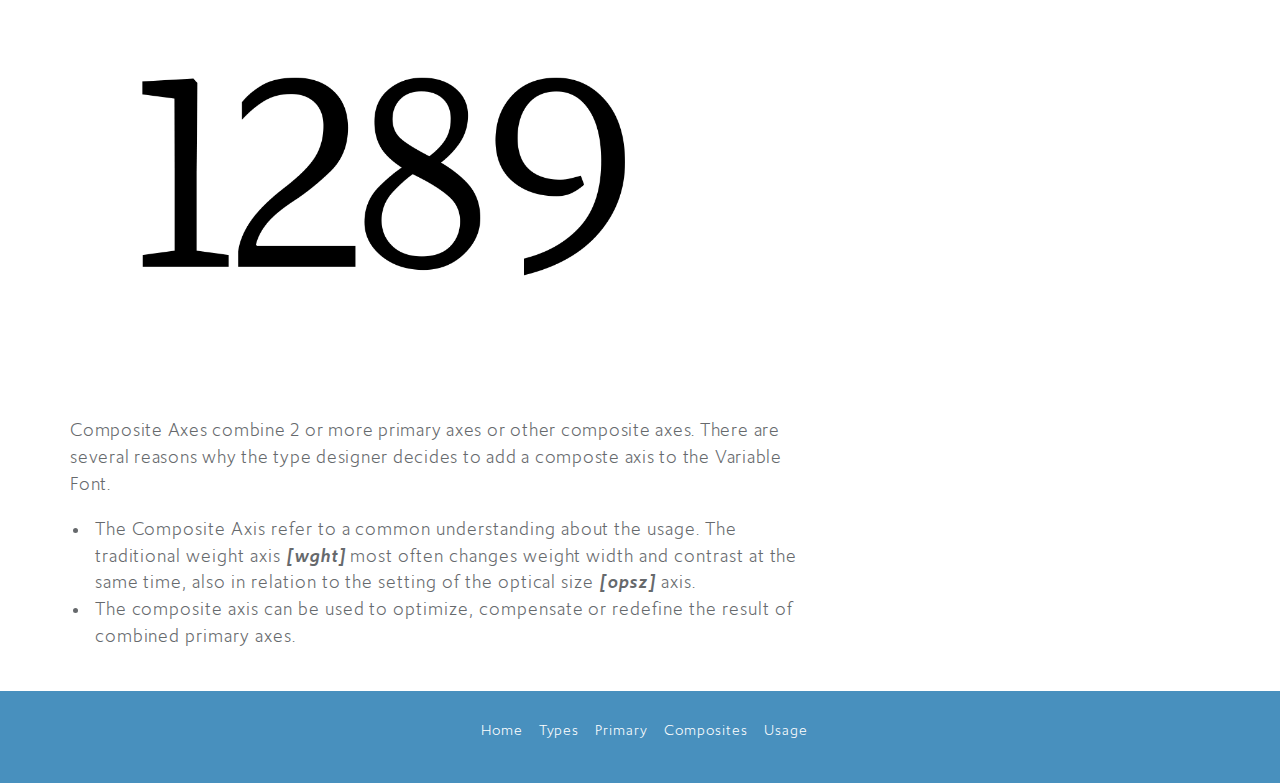
<file: docs/types.html>
<!DOCTYPE html>
<html xmlns="http://www.w3.org/1999/xhtml">
	<head>
		<meta content="text/html;charset=UTF-8" http-equiv="Content-Type"/>
		<meta charset="UTF-8"/>
		<title>Types
		</title>
		<meta content="width=device-width, initial-scale=1.0" name="viewport"/><script charset="UTF-8" type="text/javascript" src="http://ajax.googleapis.com/ajax/libs/jquery/1.8.3/jquery.min.js"></script>
<script charset="UTF-8" type="text/javascript" src="http://ajax.googleapis.com/ajax/libs/jquery/1.8.3/jquery.min.js"></script>

		<link media="all" href="fonts/webfonts.css" type="text/css" rel="stylesheet"/>
		<link media="all" href="css/pagebot.css" type="text/css" rel="stylesheet"/>
		<link href="images/favicon.gif" type="image/gif" rel="icon"/>
	</head>
	<body><div class="page"><div class="container mobilenavigation"><div class="row"><div class="twelvecol last"><nav id="nav-wrap">
		<ul id="nav"><li><a href="index.html">Home</a></li><li><a href="types.html">Types</a></li><li><a href="primary.html">Primary</a></li><li><a href="composites.html">Composites</a></li><li><a href="usage.html">Usage</a></li>
		</ul></nav><a href="index.html">Parametric Axes</a></div></div></div><div class="container top"><div class="row"><div class="fivecol"><div class="logo"><a href="index.html">Parametric Axes</a></div></div><div class="sevencol last"><nav id="navigation-wrap">
		<ol><li><a href="usage.html">Usage</a></li><li><a href="composites.html">Composites</a></li><li><a href="primary.html">Primary</a></li><li><a href="types.html">Types</a></li><li><a href="index.html">Home</a></li>
		</ol></nav></div></div></div><div class="container introduction"><div class="row"><div class="twelvecol last"><code class="Python">box = page['Footer']
box.append(doc.footerHtml)

page = doc.newPage(title='Types', name='types.html', template='home')

box = page['Introduction']
</code></pre>

<h2>Types of axes</h2>
<p>Type users are familiar with the attributes of a typeface family that combine to make up its appearance. Traditionally, these attributes are available as named and instantiated styles in font families. Some of these attributes are already recorded in fonts conforming to the OpenType v1.0 specification, as values in the OS/2 table, and in other tables of the SFNT format in general.</p>
<pre></div></div></div><div class="container mainContent"><div class="row"><div class="eightcol"><div><code class="Python">box = page['Main']['Content']
</code></pre>

<h3>A. Primary Type Axes</h3>
<p><img src="images/animation-xtra.gif" alt="docs/images/animation-xtra.gif"/></p>
<p>Today's font families contain instances pertaining to attributes of registered axes of OpenType, like width, weight, and optical size. In addition, some existing font families contain instances pertaining to grades, descender length, multiscript font mixing for different vertical proportions, and font families contain instances made for specific output, or with specific data to suite particular platform requirements.</p>
<h3>B. Treatment Axes</h3>
<p><img src="images/animation-otln.gif" alt="docs/images/animation-otln.gif"/></p>
<p>Many treatments of typography—outlining or underlining, as well as adding drop shadows and more—are currently available to users via page description languages and applications, where only a uniform, size-independent transformation of all the glyphs of an instance is the result.</p>
<p>Because fonts usually provide a better solution than smearing regular type for “bold” or “obliquing” it for “italic,” and because optical size (the most common treatment of all) is a registered axis, variation axes can provide these and other treatments better than applications. This gives users more precise control per treatment, and per glyph, while also informing applications that these axes exist, and what their value systems are. It also relieves apps from having to provide the treatment, should the user desire to do so, with the font providing the means.</p>
<h3>C. Non-Latin Axes</h3>
<p><img src="images/animation-xtch.gif" alt="docs/images/animation-xtch.gif"/></p>
<p>Today’s multiscript type designer faces two major options when mixing more than one script in a typeface family: to compromise one or both scripts to the ideals of the other; or, alternatively, to make multiple instances of the font to provide uncompromised versions of each.</p>
<p>The compromises occur in all of the typographic parameters listed in A. Primary Type Axes, and surface in the choices that need to be made in presenting a unified appearance of width, weight, and height among glyphs of different scripts. These compromises come in a variety of sizes, from small (as when Latin and Cyrillic need to work together) to large (as when Chinese and Arabic have to work together). And, of course, there are the supersized compromises in OS fonts, where the typeface family contains fifty-three scripts.</p>
<p>In these scenarios, the type developer is challenged to come up with a single harmonious solution, per size, to the weights and widths of each glyph, in order to form the correct relationship between transparent and opaque across all of the glyphs of the scripts involved. If users don’t like the type designer’s solutions, they are free to roam the width and weight axes and either programmatically or manually redefine the interscript solutions to weight and width. It’s important to understand that this option is open to the type developer and user without script-specific opaque and transparent attributes, because the proper weight and width per style are solvable in the hands of developers and users without registered weight axes for every script.</p>
<p>Alignments operate differently in typography. So in variable fonts, they must be able to operate independently of one another at any given weight, width, and size, ahead of whatever decisions occur in those attributes. Until now, all of the scripts of Unicode have shared what could be read as Latin alignments in the OpenType spec.</p>
<p>This proposal does not prevent type developers from continuing to share one set of registered alignments among all the scripts of Unicode. Rather, it suggests that if variable font developers want to maintain compression, performance, and quality in multiscript design, then registered axes for the alignments specific to each script are required. And Chinese alignment values that are definable independently of Latin alignment values are a good place to start.</p>
<h3>D. Motion Axes</h3>
<p><img src="images/animation-rxad.gif" alt="docs/images/animation-rxad.gif"/></p>
<p>The essence of designing realistic motion in media with variable fonts requires giving users and programs a simple solution to the following equation: Distance = Rate × Time. The proposed axes enable type developers to define the distances their animations move per cycle of animation, so motion-graphics designers can solve this equation relative to size of use without trial and error on each glyph.</p>
<p>As variations will undoubtedly be put to the task of animation, these axes create a common meeting point between design and use.</p>
<h3>E. Glyph Axes</h3>
<p><img src="images/animation-rxad.gif" alt="docs/images/animation-rxad.gif"/></p>
<p>The existing OpenType specification allows composites—i.e., reference from a glyph to use another glyph, possibly repositioned or otherwise transformed—to save space and time when developing fonts that repeatedly use the same shape.</p>
<p>In traditional typefounding, a font developer would not hesitate to create fractions by using a glyph from a smaller master of the same style. In variable fonts, using the same contours of a glyph repeatedly (with deltas for weight, width, and optical size) opens up the possibility of using those and other instances for many such purposes, but only if the developer can pinpoint the instance location ​​of particular glyphs, or glyphs of a particular feature, along a registered axis.</p>
<h3>F. Composite Axes</h3>
<p><img src="images/animation-votf.gif" alt="docs/images/animation-votf.gif"/></p>
<p>Composite Axes combine 2 or more primary axes or other composite axes. There are several reasons why the type designer decides to add a composte axis to the Variable Font.</p>
<ul>
<li>The Composite Axis refer to a common understanding about the usage. The traditional weight axis <strong>[wght]</strong> most often changes weight width and contrast at the same time, also in relation to the setting of the optical size <strong>[opsz]</strong> axis. </li>
<li>The composite axis can be used to optimize, compensate or redefine the result of combined primary axes. </li>
</ul>
<pre><div><div></div></div><div><div></div></div><div><div></div></div><div><div></div></div><div><div></div></div><div><div></div></div></div></div><div class="fourcol"><div><code class="Python">box = page['Main']['Side']
</code></pre>

<p>This proposal is for a new and more complete set of typographic axes, with a unified value system, concern for non-Latin, responsive typography, compression, and more. The registration of a full set of attributes allows type developers to combine the modern, potentially much larger font family into a single file; it allows software developers and educators to have a clearer picture of how typography is shaped by the basic attributes; and it allows type users to control the attributes more precisely, whether that control is programmatic or manual via a user interface.</p>
<pre></div></div></div></div><div class="container footer"><div class="row"><div class="eightcol"><nav id="navigation-wrap">
		<ol><li><a href="usage.html">Usage</a></li><li><a href="composites.html">Composites</a></li><li><a href="primary.html">Primary</a></li><li><a href="types.html">Types</a></li><li><a href="index.html">Home</a></li>
		</ol></nav></div><div class="fourcol last"></div></div></div><script charset="UTF-8" type="text/javascript">

    jQuery(document).ready(function($){
      /* prepend menu icon */
      $('#nav-wrap').prepend('<div id="menu-icon"><img src="images/menu_icon.png"/></div>');
      
      /* toggle nav */
      $("#menu-icon").on("click", function(){
        $("#nav").slideToggle();
        $(this).toggleClass("active");
      });
    });

	</script>
</div>
</body>
</html>
</file>
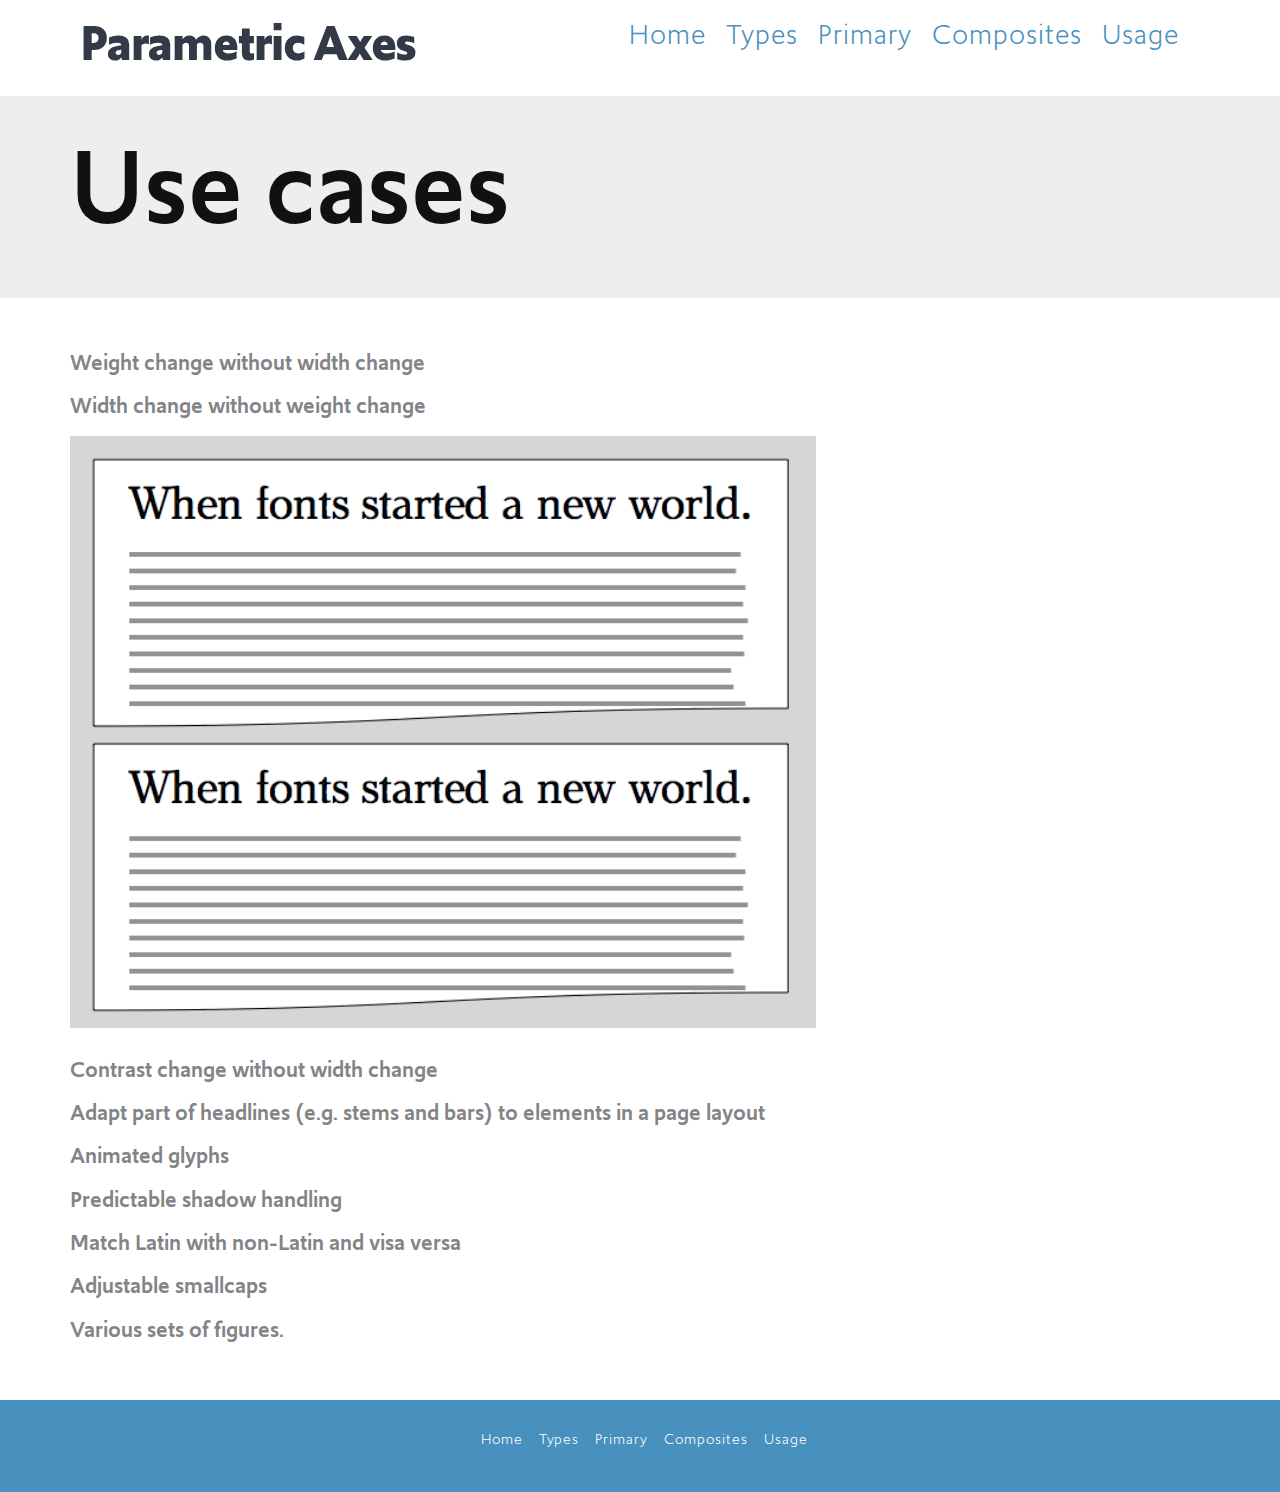
<file: docs/usage.html>
<!DOCTYPE html>
<html xmlns="http://www.w3.org/1999/xhtml">
	<head>
		<meta content="text/html;charset=UTF-8" http-equiv="Content-Type"/>
		<meta charset="UTF-8"/>
		<title>Usage
		</title>
		<meta content="width=device-width, initial-scale=1.0" name="viewport"/><script charset="UTF-8" type="text/javascript" src="http://ajax.googleapis.com/ajax/libs/jquery/1.8.3/jquery.min.js"></script>
<script charset="UTF-8" type="text/javascript" src="http://ajax.googleapis.com/ajax/libs/jquery/1.8.3/jquery.min.js"></script>

		<link media="all" href="fonts/webfonts.css" type="text/css" rel="stylesheet"/>
		<link media="all" href="css/pagebot.css" type="text/css" rel="stylesheet"/>
		<link href="images/favicon.gif" type="image/gif" rel="icon"/>
	</head>
	<body><div class="page"><div class="container mobilenavigation"><div class="row"><div class="twelvecol last"><nav id="nav-wrap">
		<ul id="nav"><li><a href="index.html">Home</a></li><li><a href="types.html">Types</a></li><li><a href="primary.html">Primary</a></li><li><a href="composites.html">Composites</a></li><li><a href="usage.html">Usage</a></li>
		</ul></nav><a href="index.html">Parametric Axes</a></div></div></div><div class="container top"><div class="row"><div class="fivecol"><div class="logo"><a href="index.html">Parametric Axes</a></div></div><div class="sevencol last"><nav id="navigation-wrap">
		<ol><li><a href="usage.html">Usage</a></li><li><a href="composites.html">Composites</a></li><li><a href="primary.html">Primary</a></li><li><a href="types.html">Types</a></li><li><a href="index.html">Home</a></li>
		</ol></nav></div></div></div><div class="container introduction"><div class="row"><div class="twelvecol last"><code class="Python">page = doc.newPage(title='Usage', name='usage.html', template='home')

box = page['Introduction']
</code></pre>

<h2>Use cases</h2>
<pre></div></div></div><div class="container mainContent"><div class="row"><div class="eightcol"><div><code class="Python">box = page['Main']['Content']
</code></pre>

<h3>Weight change without width change</h3>
<h3>Width change without weight change</h3>
<p><img src="images/fitVariableColumns.gif" alt="docs/images/fitVariableColumns.gif"/></p>
<h3>Contrast change without width change</h3>
<h3>Adapt part of headlines (e.g. stems and bars) to elements in a page layout</h3>
<h3>Animated glyphs</h3>
<h3>Predictable shadow handling</h3>
<h3>Match Latin with non-Latin and visa versa</h3>
<h3>Adjustable smallcaps</h3>
<h3>Various sets of figures.</h3></document><div><div></div></div></div></div><div class="fourcol"><div></div></div></div></div><div class="container footer"><div class="row"><div class="eightcol"><nav id="navigation-wrap">
		<ol><li><a href="usage.html">Usage</a></li><li><a href="composites.html">Composites</a></li><li><a href="primary.html">Primary</a></li><li><a href="types.html">Types</a></li><li><a href="index.html">Home</a></li>
		</ol></nav></div><div class="fourcol last"></div></div></div><script charset="UTF-8" type="text/javascript">

    jQuery(document).ready(function($){
      /* prepend menu icon */
      $('#nav-wrap').prepend('<div id="menu-icon"><img src="images/menu_icon.png"/></div>');
      
      /* toggle nav */
      $("#menu-icon").on("click", function(){
        $("#nav").slideToggle();
        $(this).toggleClass("active");
      });
    });

	</script>
</div>
</body>
</html>
</file>
<file: docs/fonts/webfonts.css>
@font-face {
  font-family: "Upgrade-RegularItalic";
src: url("Upgrade-Regular_Italic.eot") format("eot"),
  url("Upgrade-Regular_Italic.woff") format("woff"),
  url("Upgrade-Regular_Italic.ttf") format("ttf"),
  url("Upgrade-Regular_Italic.svg") format("svg");
}
@font-face {
  font-family: "Upgrade-Regular";
src: url("Upgrade-Regular.eot") format("eot"),
  url("Upgrade-Regular.woff") format("woff"),
  url("Upgrade-Regular.ttf") format("ttf"),
  url("Upgrade-Regular.svg") format("svg");
}
@font-face {
  font-family: "Upgrade-SemiboldItalic";
src: url("Upgrade-Semibold_Italic.eot") format("eot"),
  url("Upgrade-Semibold_Italic.woff") format("woff"),
  url("Upgrade-Semibold_Italic.ttf") format("ttf"),
  url("Upgrade-Semibold_Italic.svg") format("svg");
}
@font-face {
  font-family: "Upgrade-Semibold";
src: url("Upgrade-Semibold.eot") format("eot"),
  url("Upgrade-Semibold.woff") format("woff"),
  url("Upgrade-Semibold.ttf") format("ttf"),
  url("Upgrade-Semibold.svg") format("svg");}

@font-face {
  font-family: "Upgrade-BoldItalic";
src: url("Upgrade-Bold_Italic.eot") format("eot"),
  url("Upgrade-Bold_Italic.woff") format("woff"),
  url("Upgrade-Bold_Italic.ttf") format("ttf"),
  url("Upgrade-Bold_Italic.svg") format("svg");
}
@font-face {
  font-family: "Upgrade-Bold";
src: url("Upgrade-Bold.eot") format("eot"),
  url("Upgrade-Bold.woff") format("woff"),
  url("Upgrade-Bold.ttf") format("ttf"),
  url("Upgrade-Bold.svg") format("svg");
}
</file>
<file: docs/css/pagebot.css>
/*@import url(_selectmenu.css);*/
/* _styles.scss */
/* GRID */
/* COLOR */
/* FONTS */
/* FONTSIZES */
/* Menu */
/* ============================== */
/* ! Layout for desktop version   */
/* ============================== */
body {
  font-family: "Upgrade-Regular", sans;
  font-style: normal;
  font-weight: normal;
  letter-spacing: 0.04em;
  font-size: 24px;
  line-height: 22px;
  color: #66696c;
  background: white; }

pre, code {display: None;}
a {
  color: #828487;
  text-decoration: none;
  -webkit-transition: all 0.3s ease-in-out;
  -moz-transition: all 0.3s ease-in-out;
  -o-transition: all 0.3s ease-in-out;
  transition: all 0.3s ease-in-out; }

a:hover {
  color: #000; }

p {
  margin: 0 0 10px 0; 
  letter-spacing: 0;
}
em {
  font-family: "Upgrade-RegularItalic", sans;
}
h1, h2, h3, h4, h5 {
  font-style: nornal;
}

h2 h3 h4 {
  margin: 0 0 10px 0; }

ol {
  list-style-type: None; }
li strong {
  font-family: "Upgrade-SemiboldItalic", sans;
}
table {
  width: 100%;
  border-collapse: collapse;
  margin: 0px; }

td, th {
  padding: 1em; }

article {
  margin-top: 0;
  padding: 0;
  display: block;
  vertical-align: text-top; }

a[rel="footnote"] {
  border-bottom: none;
  background-color: white;
  padding: 0.1em;
  line-height: 0; }

sup {
  top: -0.5em;
  font-size: 0.8em;
  line-height: 0;
  position: relative;
  vertical-align: baseline; }

a[rel="footnote"]:before {
  content: "("; }

a[rel="footnote"]:after {
  content: ")"; }

input, textarea, select {
  font-family: "Upgrade-Regular", sans;
  padding: 0.1em;
  font-size: 1em;
  line-height: 1em;
  width: 95%;
  padding: 0.4em 0.4em 0.4em 0.4em;
  color: #828487;
  background: #e1e1e1;
  border: none;
  text-align: left;
  -webkit-appearance: none; }

textarea {
  color: #828487;
  padding: 0.3em 0.3em 0.3em 0.3em;
  height: 55px;
  background: #e1e1e1;
  text-align: left;
  -webkit-appearance: none; }

select {
  padding: 0.5em 0.5em 0.5em 0.5em;
  background: #e1e1e1;
  -webkit-appearance: none; }

input[type=text] {
  background: -webkit-gradient(linear, left top, left bottom, color-stop(0, #aaaaaa), color-stop(0.12, white));
  padding: 0.3em 0.3em 0.3em 0.3em;
  background: #e1e1e1;
  text-align: left;
  -webkit-appearance: none; }

.video-container {
  float: none;
  clear: both;
  width: 100%;
  position: relative;
  padding-bottom: 56.25%;
  padding-top: 25px;
  height: 0; }

iframe, embed, object {
  position: absolute;
  top: 0;
  left: 0;
  width: 100%;
  height: 100%; }

#contactform {
  text-align: center;
  -webkit-appearance: none; }

input[type=submit] {
  -webkit-appearance: none;
  width: auto;
  font-size: 0.9em;
  letter-spacing: 0;
  color: white;
  background: #f37a2f;
  margin: 0 auto;
  padding: 0.25em 1em;
  line-height: 1.5em; }

.contactform-alert {
  color: #f37a2f;
  font-style: italic;
  line-height: 1.5em;
  padding-top: 0.3em;
  padding-bottom: 0.3em; }

.mainContent ol {
  font-size: 19px;
  display: block;
  list-style-type: decimal;
  margin: 0;
  padding-left: 1em;
  line-height: 1.4em; }

.mainContent ul {
  font-size: 19px;
  display: block;
  list-style-type: disc;
  margin: 0;
  padding-left: 1em;
  line-height: 1.4em; }

.mainContent li {
  margin: 0;
  padding-left: 0.3em; }

/* ============================== */
/* ! Header   */
/* ============================== */
.header {
  height: 62px; }

/* ============================== */
/* ! Top   */
/* ============================== */
.top {
  font-size: 1.5em;
  font-style: normal;
  font-weight: normal;
  position: relative;
  display: block;
  height: auto;
  padding-top: 0.5em;
  padding-bottom: 0.5em;
  padding-left: 0;
  background-color: white; }
  .top .logo a {
    color: #323a47;
    font-family: "Upgrade-Bold", sans;
    letter-spacing:-0.025em;
    font-style: normal;
    font-weight: bold;
    font-size: 1.4em;
    line-height: 1.2em;
    padding: 0.2em; }
    .top .logo a a:hover {
      font-size: 1.5em;
      line-height: 1.2em;
      padding: 0.2em; }
  .top a {
    color: #4890be;
    text-decoration: none;
    -webkit-transition: all 0.8s ease-in-out;
    -moz-transition: all 0.8s ease-in-out;
    -o-transition: all 0.8s ease-in-out;
    transition: all 0.8s ease-in-out;
    padding: 0.3em 0 0.3em 0.15em; }
  .top a:hover {
    color: white;
    text-decoration: none;
    background-color: #4890be;
    padding: 0.3em 0 0.3em 0.15em;
    -webkit-transition: all 0.8s ease-in-out;
    -moz-transition: all 0.8s ease-in-out;
    -o-transition: all 0.8s ease-in-out;
    transition: all 0.8s ease-in-out; }
  .top .current {
    color: white;
    text-decoration: none;
    background-color: #4890be;
    padding: 0.3em 0 0.3em 0.15em;
    -webkit-transition: all 0.8s ease-in-out;
    -moz-transition: all 0.8s ease-in-out;
    -o-transition: all 0.8s ease-in-out;
    transition: all 0.8s ease-in-out; }

/* ============================== */
/* ! Homepage Introduction  */
/* ============================== */
.introduction {
  font-size: 1.5em;
  font-family: "Upgrade-Regular", sans;
  letter-spacing: 0;
  font-style: normal;
  line-height: 1.4em;
  font-weight: normal;
  position: relative;
  display: block;
  height: auto;
  padding-right: 2em;
  margin-right: 0;
  padding-left: 1em;
  padding-top: 1em;
  padding-bottom: 1em;
  background-color: #EEE;
}
  .introduction h1 {
    font-family: "Upgrade-Semibold", sans;
    font-style: normal;
    letter-spacing: 0;
    font-weight: normal;
    font-size: 4em;
    color: #111;
    line-height: 1.2em;
    margin-bottom: 0; 
}
  .introduction h2 {
    font-family: "Upgrade-Semibold", sans;
    letter-spacing: 0;
    font-style: normal;
    font-weight: normal;
    font-size: 3em;
    color: #111;
    line-height: 1.2em;
    margin-bottom: 0; 
}
  .introduction h2 em {
    font-family: "Upgrade-SemiboldItalic", sans;
    font-style: normal;

}
  .introduction h3 {
    font-family: "Upgrade-Regular", sans;
    letter-spacing: 0;
    font-style: normal;
    font-weight: normal;
    font-size: 2em;
    color: #111;
    line-height: 1.2em;
    margin-bottom: 0; 
}
  .introduction h3 em {
    font-family: "Upgrade-RegularItalic", sans;
    font-style: normal;
}

/* ============================== */
/* ! Homepage Featured Courses   */
/* ============================== */
.featured {
  color: #66696c;
  font-style: normal;
  line-height: 1.4em;
  font-weight: normal;
  position: relative;
  display: block;
  height: auto;
  padding-right: 0;
  margin-right: 0;
  padding-top: 2em;
  padding-bottom: 2em;
  background-color: #323a47;
  /*background-image: url("../images/background.png"); */}
  .featured h2 {
    font-family: "Upgrade-Regular", sans;
    letter-spacing: 0;
    font-style: normal;
    font-weight: normal;
    font-size: 2.4em;
    color: #EEE;
    line-height: 1.2em;
    margin-bottom: 0.2em; }
  .featured h2 em {
    font-family: "Upgrade-RegularItalic", sans;
    font-style: normal;
    color:#EEE;
}
  .featured h3 {
    font-family: "Upgrade-Regular", sans;
    letter-spacing: 0;
    font-style: normal;
    font-weight: normal;
    color: #e1e1e1;
    line-height: 1.4em; }
  .featured h5 {
    color: #4890be;
    line-height: 1.4em;
    margin-top: 0.5em; }
  .featured img {
    max-width: 100%;
    height: auto; }
  .featured p {
    color: #EEE;
    letter-spacing: 0.04em;
    font-size:1.2em;
    font-style: normal;
    line-height: 1.4em;
    font-weight: normal;
   } 
   /* Contact button. */
   .featured h2 a {
     font-family: "Upgrade-Semibold", sans;
     font-size: 0.6em;
     line-height: 1.1em;
     color: #222;
     background-color: #FC8332;
    margin-top: 0.6em; 
    margin-bottom: 0em; 
    padding: 0.2em;
   }
   .featured h2 a:hover {
     color: #444;
     background-color: #FEC654;
    margin-top: 0.6em; 
    margin-bottom: 0em; 
    padding: 0.2em;
    }
.contentpart {
  border: 1px dotted gray;
  display: table; }

.featured_item {
  display: table;
  clear: both;
  margin-bottom: 2em; }
  .featured_item a {
    display: table-cell;
    vertical-align: top;
    padding-right: 6px; }
  .featured_item img {
    padding-right: 10px; }

/* ============================== */
/* ! sectionContent   */
/* ============================== */
.section {
  padding-bottom: 1em;
  text-align: left;
  line-height: 1.4em;
  background-image: url("../images/squairy_light.png");
  background-repeat: repeat; }
 
  .section img {
    padding-top: 0.5em; }
  .section h1 {
    font-family: "Upgrade-Regular", sans;
    font-size: 3.2em;
    color: #66696c;
    line-height: 1.2em;
    margin-top:1em;
    }
  .section h2 {
    font-family: "Upgrade-Regular", sans;
    letter-spacing: 0;
    font-size: 2.4em;
    color: #828487;
    line-height: 1.2em;
    margin-bottom: 0.2em;
    margin-top:1em;
    }
  .section h3 {
    font-family: "Upgrade-Regular", sans;
    letter-spacing: 0;
    font-size: 1.4em;
    line-height: 1.2em;
    color: #4890be; }
  .section h4 {
    font-family: "Upgrade-Regular", sans;
    font-size: 1em;
    line-height: 1.2em;
    color: #4890be; }
  .section h5 {
    font-size: 0.8em;
    line-height: 1.2em;
    color: #828487; }
  .section .related {
    display: block;
    margin-top: 1em;
    margin-bottom: 2em; }
  .section .readmore {
    margin-bottom: 2em;
    background: #828487;
    padding: 0.5em;
    color: white;
    display: inline-block; }
  .section lead {
    color: #66696c;
    font-size: 1.7em;
    line-height: 1.4;
    display: block;
    margin-top: 1em; }
  .section .item {
    height: auto;
    overflow: hidden;
    background: #e1e1e1;
    padding: 0.5em;
    margin-bottom: 2em; }
  .section p {
    letter-spacing: 0.04em;
    font-size: 1.2em;
    line-height: 1.4;
    -webkit-hyphens: auto;
    -moz-hyphens: auto;
    hyphens: auto;
    text-indent: 1.5em;
    margin: 0; }
  .section p em {
    font-family: "Upgrade-RegularItalic", sans;
  }
  .section blockquote {
    border-left: 4px solid #ccc;
    margin: 1.5em 10px;
    line-height: 1.4;
    padding: 0.5em 10px;
    font-style: italic;
    color: #828487; }
  .section blockquote p {
    display: inline; }

/* ============================== */
/* ! mainContent   */
/* ============================== */
.mainContent {
  font-size: 19px;
  line-height: 1.4em;
  background: white;
  padding-top: 2em;
  padding-bottom: 2em;
  text-align: left; }

.mainContent .row {
  margin-bottom: 0.1em; }

.mainContent p {
  letter-spacing: 0.04em;
  margin-top: 0em;
  margin-bottom: 1em; }
.mainContent p em {
    font-family: "Upgrade-RegularItalic", sans;}
.mainContent h1 {
  font-family: "Upgrade-Bold", sans;
  font-size: 2.5em;
  letter-spacing: 0;
  line-height: 1.3em;
  color: #323a47;
  margin-top: 0.2em;
  margin-bottom: 0.2em; }
.mainContent h1 em {
  font-family: "Upgrade-BoldItalic", sans;
  font-style: normal; 
}

.mainContent h2 {
  font-family: "Upgrade-Semibold", sans;
  font-size: 2.4em;
  letter-spacing: 0;
  color: #828487;
  line-height: 1.2em;
  margin-bottom: 0.2em; }
.mainContent h2 em {
  font-family: "Upgrade-SemiboldItalic", sans;
  font-style: normal;
}
.mainContent h3 {
  font-family: "Upgrade-Semibold", sans;
  color: #828487;
  font-weight: normal;
  letter-spacing: 0;
  margin-top: 0.6em;
  margin-bottom: 0.6em;
  font-size: 1.2em;
  line-height: 1.3em; }
.mainContent h3 em {
  font-family: "Upgrade-SemiboldItalic", sans;
  font-style: normal;
}

.mainContent h4 {
  font-family: "Upgrade-Semibold", sans;
  font-size: 1em;
  line-height: 1.3em;
  color: #828487;
  margin-top: 0.5em; }
.mainContent h4 em {
  font-family: "Upgrade-SemiboldItalic", sans;
  font-style: normal;
}

.mainContent img {
  width: 100%;
  height: auto;
  display: inline;
  padding: 0em 0em 0em 0em; }

.mainContent a {
  color: #0060B0;
  -webkit-transition: all 0.3s ease-in-out;
  -moz-transition: all 0.3s ease-in-out;
  -o-transition: all 0.3s ease-in-out;
  transition: all 0.3s ease-in-out; }

.mainContent a:hover {
  text-decoration: none;
  color: #0070C0;
  -webkit-transition: all 0.3s ease-in-out;
  -moz-transition: all 0.3s ease-in-out;
  -o-transition: all 0.3s ease-in-out;
  transition: all 0.3s ease-in-out; }

/* ============================== */
/* ! panorama image top   */
/* ============================== */
.imageheader {
  width: auto;
  height: 90px;
  padding-left: 0px;
  padding-right: 0px;
  margin: 0 auto; }

.imageheader img {
  height: 100%;
  width: auto; }

/* ============================== */
/* ! Mobile Navigation   */
/* ============================== */
.mobilenavigation {
  font-style: normal;
  color: #0060B0;
  height: 26px;
  background: None;
  display: none;
  width: 0; }

.mobilenavigation img {
  padding: 0;
  margin: 0;
  vertical-align: middle;
  max-width: 50%;
  height: auto; }

#menu-icon {
  color: #000;
  height: 26px;
  width: 44px;
  background: #ECEBEB;
  padding: 8px 6px 0 20px;
  cursor: pointer;
  display: none; }

.mobilenavigation a {
  color: #e8e8e8;
  -webkit-transition: all 0.7s ease-in-out;
  -moz-transition: all 0.7s ease-in-out;
  -o-transition: all 0.7s ease-in-out;
  transition: all 0.7s ease-in-out; }

.mobilenavigation a:hover {
  color: #4890be; }

.mobilenavigation a:active {
  color: #4890be; }

.mobilenavigation .current {
  color: #4890be; }

/* ============================== */
/* ! Navigation main   */
/* ============================== */
.navigation {
  margin-top: 0;
  padding-top: 0;
  margin-bottom: 4.5em;
  text-align: center;
  line-height: 1.2em; }

#navigation-wrap ol li {
  float: right;
  padding: 8px 8px; }

#navigation-wrap {
  width: 100%;
  font-size: 80%;
  float: right;
  display: inline;
  margin-right: 0; }

.navigation a {
  color: #9cb4ad;
  -webkit-transition: all 0.7s ease-in-out;
  -moz-transition: all 0.7s ease-in-out;
  -o-transition: all 0.7s ease-in-out;
  transition: all 0.7s ease-in-out; }

.navigation a:hover {
  color: #0070C0; }

.navigation .current {
  color: #0070C0; }

/* ============================== */
/* ! Navigation language   */
/* ============================== */
.nav_language {
  font-size: 0.8em;
  width: 100%;
  padding: 0;
  margin-top: 4em;
  margin-bottom: 4em;
  text-align: center; }

.nav_language li {
  display: inline;
  list-style-type: none;
  white-space: nowrap;
  padding-left: 0;
  margin: 0; }

.nav_language a {
  color: #828487;
  -webkit-transition: all 0.7s ease-in-out;
  -moz-transition: all 0.7s ease-in-out;
  -o-transition: all 0.7s ease-in-out;
  transition: all 0.7s ease-in-out; }

.nav_language a:hover {
  color: #f37a2f; }

.nav_language a:active {
  color: #f37a2f; }

.nav_language .current {
  color: #f37a2f; }

/* ============================== */
/* ! Footer   */
/* ============================== */
.footer {
  color: white;
  font-size: 19px;
  line-height: 1.5em;
  background: #4890be; }

.footer .row {
  padding-top: 1em;
  padding-bottom: 1.5em; }

.footernav ul {
    list-style-type: none; }

.footernav li {
  font-size: 19px;
  color: #699891;
  list-style-type: none;
  line-height: 1.6em;
  padding-bottom: 0;
  margin: 0; }

.footer a {
  color: white;
  -webkit-transition: all 0.3s ease-in-out;
  -moz-transition: all 0.3s ease-in-out;
  -o-transition: all 0.3s ease-in-out;
  transition: all 0.3s ease-in-out; }

.footer a:hover {
  text-decoration: underline;
  color: white;
  -webkit-transition: all 0.8s ease-in-out;
  -moz-transition: all 0.8s ease-in-out;
  -o-transition: all 0.8s ease-in-out;
  transition: all 0.8s ease-in-out; }

.footer a:active {
  text-decoration: none;
  color: white;
  -webkit-transition: all 0.8s ease-in-out;
  -moz-transition: all 0.8s ease-in-out;
  -o-transition: all 0.8s ease-in-out;
  transition: all 0.8s ease-in-out; }

.footer .current {
  text-decoration: none;
  color: #4890be; }

.footer h2 {
  font-family: "Upgrade-Semibold", sans;
  color: #66696c;
  line-height: 1.3em;
  padding-bottom: 0.8em; }

#resize {
  position: fixed;
  right: 0px;
  bottom: 0px;
  padding: 0px;
  margin: 0px; }

/* ============================= */
/* ! Layout for mobile version   */
/* ============================= */
@media handheld, only screen and (max-width: 767px) {
  body {
    margin-bottom: 12px;
    font-size: 12px;
    line-height: 18px; }

  .top {
    display: None; }

  .imageheader {
    position: inherit;
    width: 100%;
    height: 60px; }

  .imageheader img {
    min-height: 100%;
    width: auto; }

  .header {
    position: inherit;
    width: 100%;
    height: 2px; }

  /* MOBILE NAVIGATION */
  .mobilenavigation {
    display: inline-block;
    font-size: 1.2em;
    line-height: 1.1em;
    padding: o;
    margin: 0;
    width: 30%;
    height: 42px;
    background: #323a47;
    z-index: 1000;
  }

  #nav-wrap {
    width: 30%;
    display: inline-block; }

  #nav-wrap-footer {
    width: 100%;
    display: inline-block; }

  #menu-icon {
    display: inline-block;
    color: #000;
    width: 44px;
    height: 26px;
    margin: 0px;
    top: 0px;
    left: 0px;
    text-align: left;
    background: #323a47;
    padding: 5px 0px 0 2px;
    cursor: pointer; }

  #menu-icon a:hover {
    color: #000;
    background: #333333; }

  /* mobile navigation after menu click */
  #nav {
    clear: both;
    position: absolute;
    top: 44px;
    left: 0px;
    text-align: center;
    width: 100%;
    z-index: 10000;
    padding: 0px;
    margin: 0px;
    display: none; }

  ul#nav {
    width: 100%;
    list-style-type: None;
    margin: 0px;
    padding: 0px;
    background: #4890be; }

  ul#nav li {
    list-style-type: None;
    font-size: 16px;
    width: 100%;
    height: 36px;
    padding-top: 1.2em;
    background: #4890be;
    border-bottom-width: 1px;
    border-bottom-style: solid;
    border-bottom-color: white; }

  ul#nav li a {
    list-style-type: None;
    width: 100%;
    color: #e1e1e1;
    margin: 0px;
    text-decoration: none;
    -webkit-transition: all 0.7s ease-in-out;
    -moz-transition: all 0.7s ease-in-out;
    -o-transition: all 0.7s ease-in-out;
    transition: all 0.7s ease-in-out; }

  ul#nav li a:hover {
    list-style-type: None;
    color: #0060B0;
    width: 100%;
    margin: 0px;
    text-decoration: none;
    -webkit-transition: all 0.7s ease-in-out;
    -moz-transition: all 0.7s ease-in-out;
    -o-transition: all 0.7s ease-in-out;
    transition: all 0.7s ease-in-out; }

  /* NAVIGATION */
  .navigation {
    display: None; }

  /* drop-down selection menu */
  .styled-select select {
    width: 100%;
    float: left;
    margin-top: 12px; }

  .styled-select {
    font-size: 0.9em; }

  .nav_language {
    width: 100%;
    font-size: 70%;
    padding: 0;
    margin-top: 2em;
    margin-bottom: 2em;
    text-align: center; }

  .nav_language li {
    display: inline;
    text-align: left;
    margin: 0;
    padding: 0;
    list-style-type: none;
    white-space: nowrap; }

  .title {
    display: none; }

  .section .item {
    font-size: 1.2em;
    line-height: 1.3em;
    height: auto; }
  .section lead {
    font-size: 1.4em;
    line-height: 1.4; }
  .section blockquote {
    font-size: 1.4em;
    line-height: 1.4; }
  .section p {
    letter-spacing: 0.04em;
    font-size: 1.4em;
    line-height: 1.4;
    -webkit-hyphens: auto;
    -moz-hyphens: auto;
    hyphens: auto;
    text-indent: 1.5em;
    margin: 0; }
   .section p em {
    font-family: "Upgrade-RegularItalic", sans;}
  .featured {
    color: #e1e1e1;
    font-style: normal;
    line-height: 1.4em;
    font-weight: normal;
    position: relative;
    display: block;
    height: auto;
    float: none;
    width: auto;
    padding-top: 2em;
    padding-right: 0;
    margin-right: 0;
    padding-bottom: 0.5em;
    background-color: #323a47;
    /*background-image: url("../images/background.png"); */
    }
    .featured h3 {
      font-family: "Upgrade-Semibold", sans;
      letter-spacing: 0;
      color: #BBB;
      line-height: 1.4em; }
    .featured h5 {
      color: #BBB;
      line-height: 1.4em;
      margin-top: 1.5em; }
    .featured p {
      letter-spacing: 0.06em;
      color: #BBB;
      font-size: 1em;
      line-height: 1.4em;
      margin-top: 1.5em; }
    .featured img {
      width: 100%;
      float: left;
      display: inline;
      padding-top: 0.5em;
      padding-right: 0.5em;
      padding-bottom: 0.5em; }

  .featured_item {
    font-size: 130%;
    line-height: 1.4em; }

  /* mainContent */
  .mainContent {
    padding-top: 0.3em; }

  .mainContent p {
    letter-spacing: 0.04em;
    line-height: 1.3em;
    text-align: left; }

  .mainContent h1 {
    font-family: "Upgrade-Semibold", sans;
    letter-spacing: 0;
    font-size: 2em;
    line-height: 1.2em;
    color: #323a47;
    margin-top: 0.5em;
    margin-bottom: 0.5em;
    text-align: left; }

  .mainContent h2 {
    font-family: "Upgrade-Semibold", sans;
    letter-spacing: 0;
    font-size: 1.2em;
    font-weight: normal;
    line-height: 1.3em;
    margin-top: 0.5em;
    margin-bottom: 0.5em;
    text-align: left; }

  .mainContent h3 {
    font-family: "Upgrade-Semibold", sans;
    font-weight: normal;
    letter-spacing: 0;
    margin-top: 0.3em;
    margin-bottom: 0.6em;
    font-size: 1.2em;
    line-height: 1.2em;
    text-align: left; }

  .mainContent h4 {
    font-family: "Upgrade-Semibold", sans;
    font-size: 0.8em;
    line-height: 1.2em;
    margin-top: 2em; }

  .logo {
    margin: 0;
    padding: 0; }

  .logo img {
    display: block;
    width: 140px;
    margin-bottom: 0; }

  .footer {
    text-align: center;
    padding-top: 15px; }

  /* Logo in header not showing; logo in navigationsub container */
  .header .logo {
    display: none; }

  .footernav {
    margin-bottom: 1em;
    width: 100%; }

  .footernav li a {
    font-size: 1em;
    padding-bottom: 0.4em; }

  #resize, .columns {
    display: none; } }
/* ========================================== */
/* ! Provide higher res assets for iPhone 4   */
/* ========================================== */
@media only screen and (-webkit-min-device-pixel-ratio: 2) {
  .header .logo {
    background: url(../images/logo@2x.jpg) no-repeat;
    background-size: 212px 303px; } }
/* _reset.scss */
html, body, div, span, object, iframe, h1, h2, h3, h4, h5, h6, p, blockquote, pre, a, abbr, address, cite, code, del, dfn, em, img, ins, q, small, strong, sub, sup, dl, dt, dd, ol, ul, li, fieldset, form, label, legend, table, caption, tbody, tfoot, thead, tr, th, td {
  border: 0;
  margin: 0;
  padding: 0; 
  font-style: normal;
  font-weight: normal;}

article, aside, figure, figure img, figcaption, hgroup, footer, header, nav, section, video, object {
  display: block; }

a img {
  border: 0; }

figure {
  position: relative; }

figure img {
  width: 100%; }

/* _columns.scss */
/* ==================================================================================================================== */
/* ! The 1140px Grid V2 by Andy Taylor \ http://cssgrid.net \ http://www.twitter.com/andytlr \ http://www.andytlr.com   */
/* ==================================================================================================================== */
.container {
  padding-left: 6px;
  padding-right: 6px; }

.row {
  width: 100%;
  max-width: 1140px;
  min-width: 755px;
  margin-top: 0 auto;
  overflow: hidden; }

.onecol, .twocol, .threecol, .fourcol, .fivecol, .sixcol, .sevencol, .eightcol, .ninecol, .tencol, .elevencol {
  margin-right: 0.8%;
  float: left;
  min-height: 1px; }

.row .onecol {
  width: 4.85%; }

.row .twocol {
  width: 13.45%; }

.row .threecol {
  width: 22.05%; }

.row .fourcol {
  width: 30.75%; }

.row .fivecol {
  width: 39.45%; }

.row .sixcol {
  width: 48%; }

.row .sevencol {
  width: 56.75%; }

.row .eightcol {
  width: 65.4%; }

.row .ninecol {
  width: 74.05%; }

.row .tencol {
  width: 82.7%; }

.row .elevencol {
  width: 91.35%; }

.row .twelvecol {
  width: 100%;
  float: left; }

.last {
  margin-right: 0px; }

img, object, embed {
  max-width: 100%; }

img {
  max-width: 100%;
  height: auto; }

/* Smaller screens */
@media only screen and (max-width: 1023px) {
  body {
    font-size: 0.9em;
    line-height: 1.5em; } }
/* Mobile */
@media handheld, only screen and (max-width: 767px) {
  body {
    font-size: 16px;
    -webkit-text-size-adjust: none; }

  .row, body, .container, .top, .title, .introduction, .featured, .featured_item, .header, .navigation, .mobilenavigation, .navigationsub, .mainContent, .banners, .footer {
    width: 100%;
    min-width: 0;
    margin-left: 0px;
    margin-right: 0px;
    padding-left: 0px;
    padding-right: 0px; }

  .row .onecol, .row .twocol, .row .navigation, .introduction, .row mobilenavigation, .row top, .row featured, .row .navigationsub, .row .header, .row .threecol, .row .fourcol, .row .fivecol, .row .sixcol, .row .sevencol, .row .eightcol, .row .ninecol, .row .tencol, .row .elevencol, .row .twelvecol {
    width: auto;
    float: none;
    margin-left: 0px;
    margin-right: 0px;
    padding-left: 0px;
    padding-right: 0px; } }
/* <!--xierpa:scss/--> */
html, body, div, span, object, iframe, h1, h2, h3, h4, h5, h6, p, blockquote, pre, a, abbr, address, cite, code, del, dfn, em, img, ins, q, small, strong, sub, sup, dl, dt, dd, ol, ul, li, fieldset, form, label, legend, table, caption, tbody, tfoot, thead, tr, th, td {
  border: 0;
  margin: 0;
  padding: 0; }

article {
  margin-top: 0;
  padding: 0;
  display: block;
  vertical-align: text-top; }

aside, figure, figure img, figcaption, hgroup, footer, header, nav, nav_language, section, video, object {
  display: block; }

a img {
  border: 0; }

figure {
  position: relative; }

figure img {
  width: 100%; }

/* styled drop-down selection menu */
.styled-select select {
  background: transparent;
  text-transform: uppercase;
  color: #666;
  width: 160px;
  margin-top: 0.5em;
  font-size: 1em;
  border: None;
  height: 24px; }

/* ==================================================================================================================== */
/* ! The 1140px Grid V2 by Andy Taylor \ http://cssgrid.net \ http://www.twitter.com/andytlr \ http://www.andytlr.com   */
/* ==================================================================================================================== */
.container {
  padding-left: 20px;
  padding-right: 20px; }

.row {
  width: 100%;
  max-width: 1140px;
  min-width: 755px;
  margin: 0 auto;
  overflow: hidden; }

.onecol, .twocol, .threecol, .fourcol, .fivecol, .sixcol, .sevencol, .eightcol, .ninecol, .tencol, .elevencol {
  margin-right: 1.8%;
  float: left;
  min-height: 1px; }

.row .onecol {
  width: 4.85%; }

.row .twocol {
  width: 13.45%; }

.row .threecol {
  width: 23.05%; }

.row .fourcol {
  width: 30.75%; }

.row .fivecol {
  width: 39.45%; }

.row .sixcol {
  width: 48%; }

.row .sevencol {
  width: 56.75%; }

.row .eightcol {
  width: 65.4%; }

.row .ninecol {
  width: 74.05%; }

.row .tencol {
  width: 82.7%; }

.row .elevencol {
  width: 91.35%; }

.row .twelvecol {
  width: 100%;
  float: left; }

.last {
  margin-right: 0px; }

img, object, embed {
  max-width: 100%; }

img {
  max-width: 100%;
  height: auto; }

/* Smaller screens */
@media only screen and (max-width: 1023px) {
  body {
    font-size: 13px;
    line-height: 20px; } }
/* Mobile */
@media handheld, only screen and (max-width: 767px) {
  body {
    font-size: 13px;
    line-height: 20px;
    -webkit-text-size-adjust: none; }

  .featured p { 
    font-size: 1.5em;
  }

  /* styled drop-down selection menu */
  .styled-select select {
    width: 114px;
    font-size: 1.1em;
    margin-left: 1em;
    margin-top: 1em; }

  #menu-icon {
    display: inline-block;
    color: #fff;
    width: 56px;
    height: 26px;
    background: #323a47;
    margin: 0px;
    padding-top: 0.6em;
    cursor: pointer;
    display: block;
    z-index: 1000; }

  .header {
    position: inherit;
    width: 100%;
    height: 2px; }

  .row, body, .container, .top, .imageheader, .header, .section, .title, .featured, .mainContent, .banners, .footer {
    width: 100%;
    min-width: 0;
    margin-left: 0px;
    margin-right: 0px;
    padding-left: 0px;
    padding-right: 0px; }

  .row .onecol, .row .twocol, .row .imageheader, .row .top, .row .title, .row .navigation, .row .section, .row .featured, .row .mobilenavigation, .row .navigationsub, .row .header, .row .threecol, .row .fourcol, .row .fivecol, .row .sixcol, .row .sevencol, .row .eightcol, .row .ninecol, .row .tencol, .row .elevencol, .row .twelvecol {
    width: auto;
    float: none;
    margin-left: 0.5em;
    margin-right: 0.5em;
    padding-left: 0.5em;
    padding-right: 0.5em; }

  /* styled drop-down selection menu */ }



/* No CSS for element Navigation
 */


/* No CSS for element TextBox
 */
/* No CSS for element Image
 */
/* No CSS for element PixelMap
 */
/* No CSS for element Image
 */
/* No CSS for element PixelMap
 */
/* No CSS for element Image
 */
/* No CSS for element PixelMap
 */
/* No CSS for element TextBox
 */



/* No CSS for element Navigation
 */


/* No CSS for element TextBox
 */
/* No CSS for element Image
 */
/* No CSS for element PixelMap
 */
/* No CSS for element Image
 */
/* No CSS for element PixelMap
 */
/* No CSS for element Image
 */
/* No CSS for element PixelMap
 */
/* No CSS for element Image
 */
/* No CSS for element PixelMap
 */
/* No CSS for element Image
 */
/* No CSS for element PixelMap
 */
/* No CSS for element Image
 */
/* No CSS for element PixelMap
 */
/* No CSS for element TextBox
 */



/* No CSS for element Navigation
 */


/* No CSS for element TextBox
 */
/* No CSS for element Image
 */
/* No CSS for element PixelMap
 */
/* No CSS for element Image
 */
/* No CSS for element PixelMap
 */
/* No CSS for element Image
 */
/* No CSS for element PixelMap
 */
/* No CSS for element Image
 */
/* No CSS for element PixelMap
 */
/* No CSS for element Image
 */
/* No CSS for element PixelMap
 */
/* No CSS for element Image
 */
/* No CSS for element PixelMap
 */
/* No CSS for element Image
 */
/* No CSS for element PixelMap
 */
/* No CSS for element Image
 */
/* No CSS for element PixelMap
 */
/* No CSS for element TextBox
 */



/* No CSS for element Navigation
 */


/* No CSS for element TextBox
 */
/* No CSS for element Image
 */
/* No CSS for element PixelMap
 */
/* No CSS for element Image
 */
/* No CSS for element PixelMap
 */
/* No CSS for element TextBox
 */



/* No CSS for element Navigation
 */


/* No CSS for element TextBox
 */
/* No CSS for element Image
 */
/* No CSS for element PixelMap
 */
/* No CSS for element TextBox
 */
</file>
